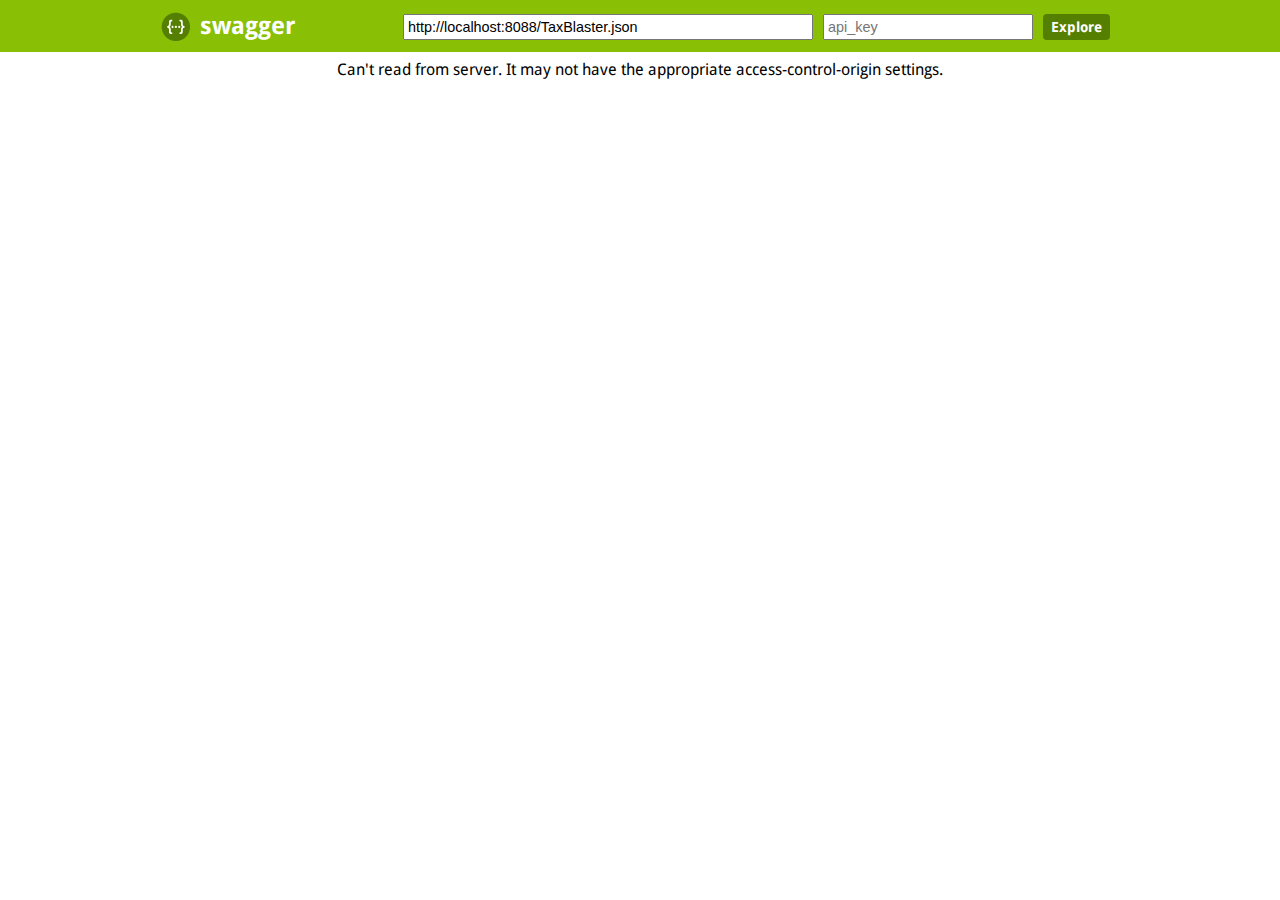
<file: edw/SwaggerUiContainer/src/main/resources/swagger-ui/index.html>
<!DOCTYPE html>
<html>
<head>
  <title>Swagger UI</title>
  <link href='css/typography.css' media='screen' rel='stylesheet' type='text/css'/>
  <link href='css/reset.css' media='screen' rel='stylesheet' type='text/css'/>
  <link href='css/screen.css' media='screen' rel='stylesheet' type='text/css'/>
  <link href='css/reset.css' media='print' rel='stylesheet' type='text/css'/>
  <link href='css/screen.css' media='print' rel='stylesheet' type='text/css'/>
  <script type="text/javascript" src="lib/shred.bundle.js"></script>
  <script src='lib/jquery-1.8.0.min.js' type='text/javascript'></script>
  <script src='lib/jquery.slideto.min.js' type='text/javascript'></script>
  <script src='lib/jquery.wiggle.min.js' type='text/javascript'></script>
  <script src='lib/jquery.ba-bbq.min.js' type='text/javascript'></script>
  <script src='lib/handlebars-2.0.0.js' type='text/javascript'></script>
  <script src='lib/underscore-min.js' type='text/javascript'></script>
  <script src='lib/backbone-min.js' type='text/javascript'></script>
  <script src='lib/swagger-client.js' type='text/javascript'></script>
  <script src='swagger-ui.js' type='text/javascript'></script>
  <script src='lib/highlight.7.3.pack.js' type='text/javascript'></script>
  <script src='lib/marked.js' type='text/javascript'></script>

  <!-- enabling this will enable oauth2 implicit scope support -->
  <script src='lib/swagger-oauth.js' type='text/javascript'></script>
  <script type="text/javascript">
    $(function () {
      var url = window.location.search.match(/url=([^&]+)/);
      if (url && url.length > 1) {
        url = decodeURIComponent(url[1]);
         //     url = "http://localhost:56060/taxFilings";
            } else {
        url = "http://localhost:8088/TaxBlaster.json";
      }
      window.swaggerUi = new SwaggerUi({
        url: url,
        dom_id: "swagger-ui-container",
        supportedSubmitMethods: ['get', 'post', 'put', 'delete', 'patch'],
        onComplete: function(swaggerApi, swaggerUi){
          if(typeof initOAuth == "function") {
            /*
            initOAuth({
              clientId: "your-client-id",
              realm: "your-realms",
              appName: "your-app-name"
            });
            */
          }
          $('pre code').each(function(i, e) {
            hljs.highlightBlock(e)
          });
        },
        onFailure: function(data) {
          log("Unable to Load SwaggerUI");
        },
        docExpansion: "none",
        sorter : "alpha"
      });

      function addApiKeyAuthorization() {
        var key = $('#input_apiKey')[0].value;
        log("key: " + key);
        if(key && key.trim() != "") {
            log("added key " + key);
            window.authorizations.add("api_key", new ApiKeyAuthorization("api_key", key, "query"));
        }
      }

      $('#input_apiKey').change(function() {
        addApiKeyAuthorization();
      });

      // if you have an apiKey you would like to pre-populate on the page for demonstration purposes...
      /*
        var apiKey = "myApiKeyXXXX123456789";
        $('#input_apiKey').val(apiKey);
        addApiKeyAuthorization();
      */

      window.swaggerUi.load();
  });
  </script>
</head>

<body class="swagger-section">
<div id='header'>
  <div class="swagger-ui-wrap">
    <a id="logo" href="http://swagger.io">swagger</a>
    <form id='api_selector'>
      <div class='input'><input placeholder="http://example.com/api" id="input_baseUrl" name="baseUrl" type="text"/></div>
      <div class='input'><input placeholder="api_key" id="input_apiKey" name="apiKey" type="text"/></div>
      <div class='input'><a id="explore" href="#">Explore</a></div>
    </form>
  </div>
</div>

<div id="message-bar" class="swagger-ui-wrap">&nbsp;</div>
<div id="swagger-ui-container" class="swagger-ui-wrap"></div>
</body>
</html>
</file>
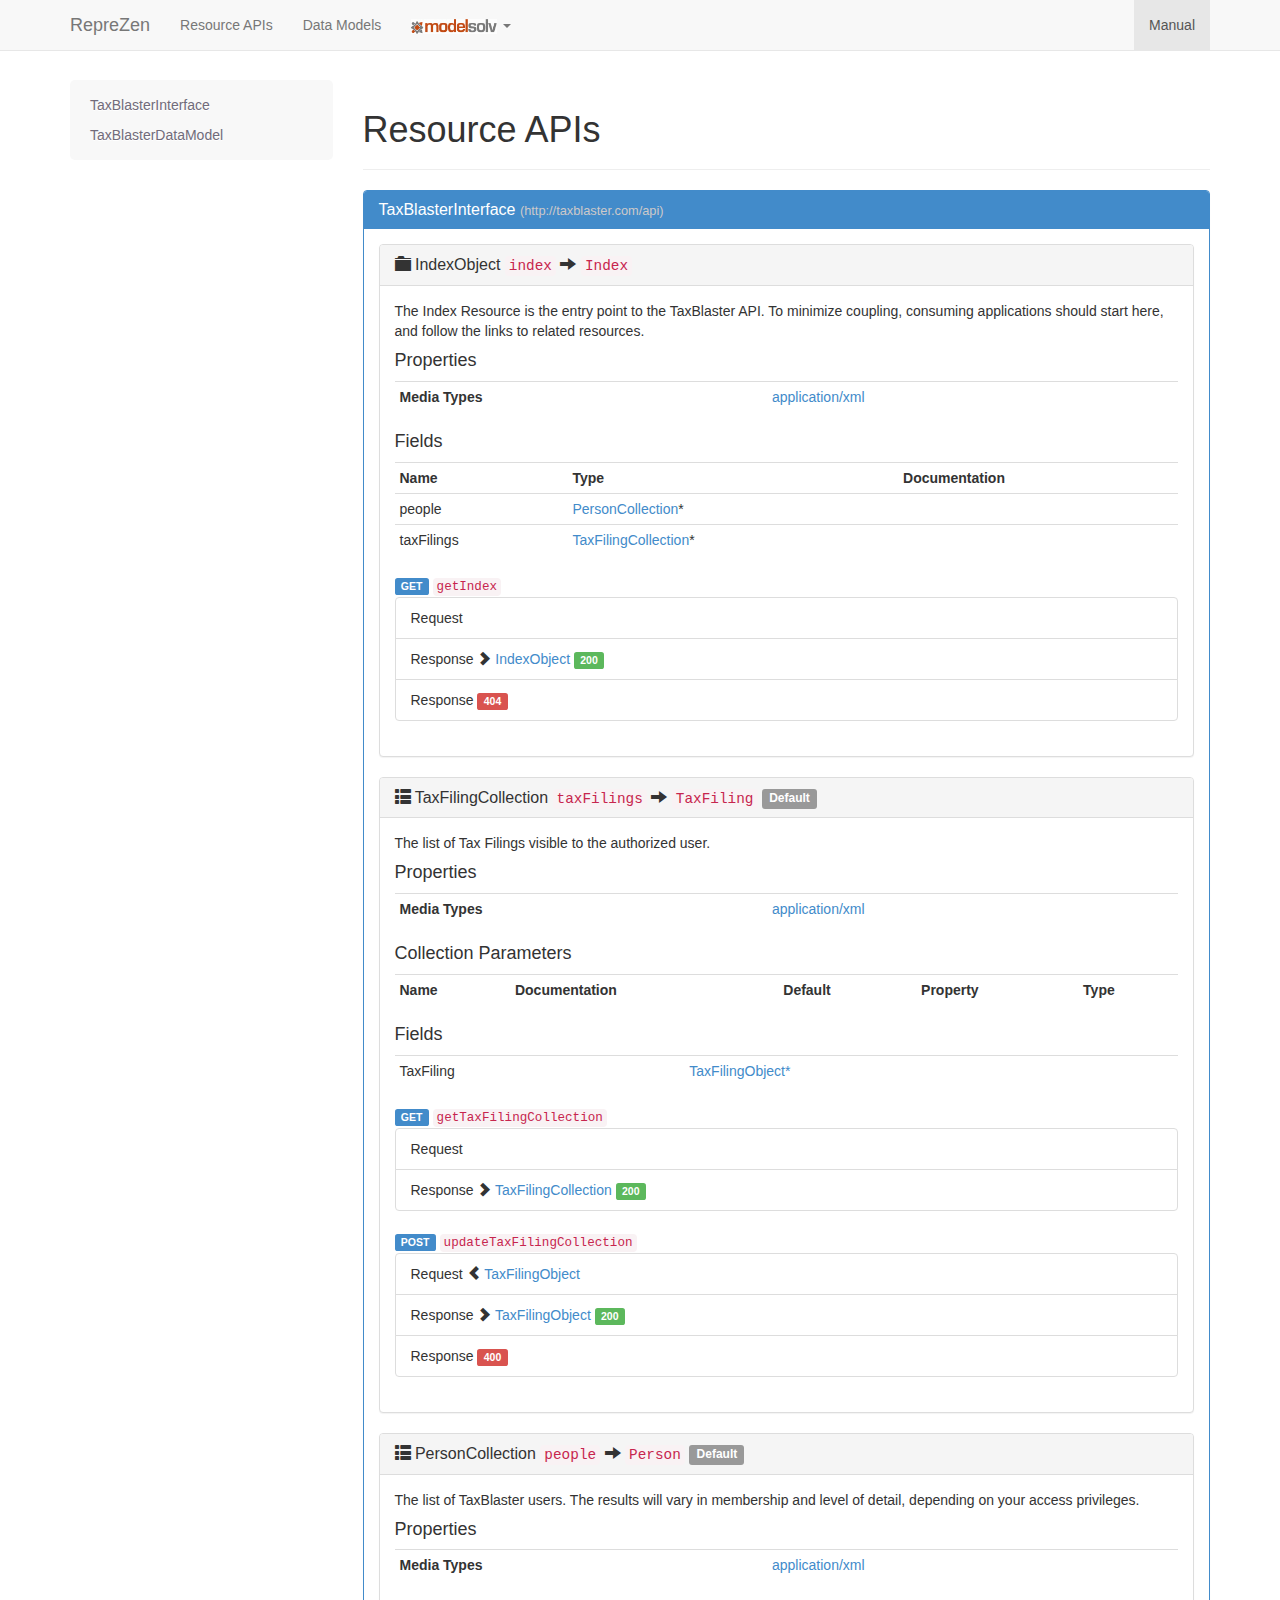
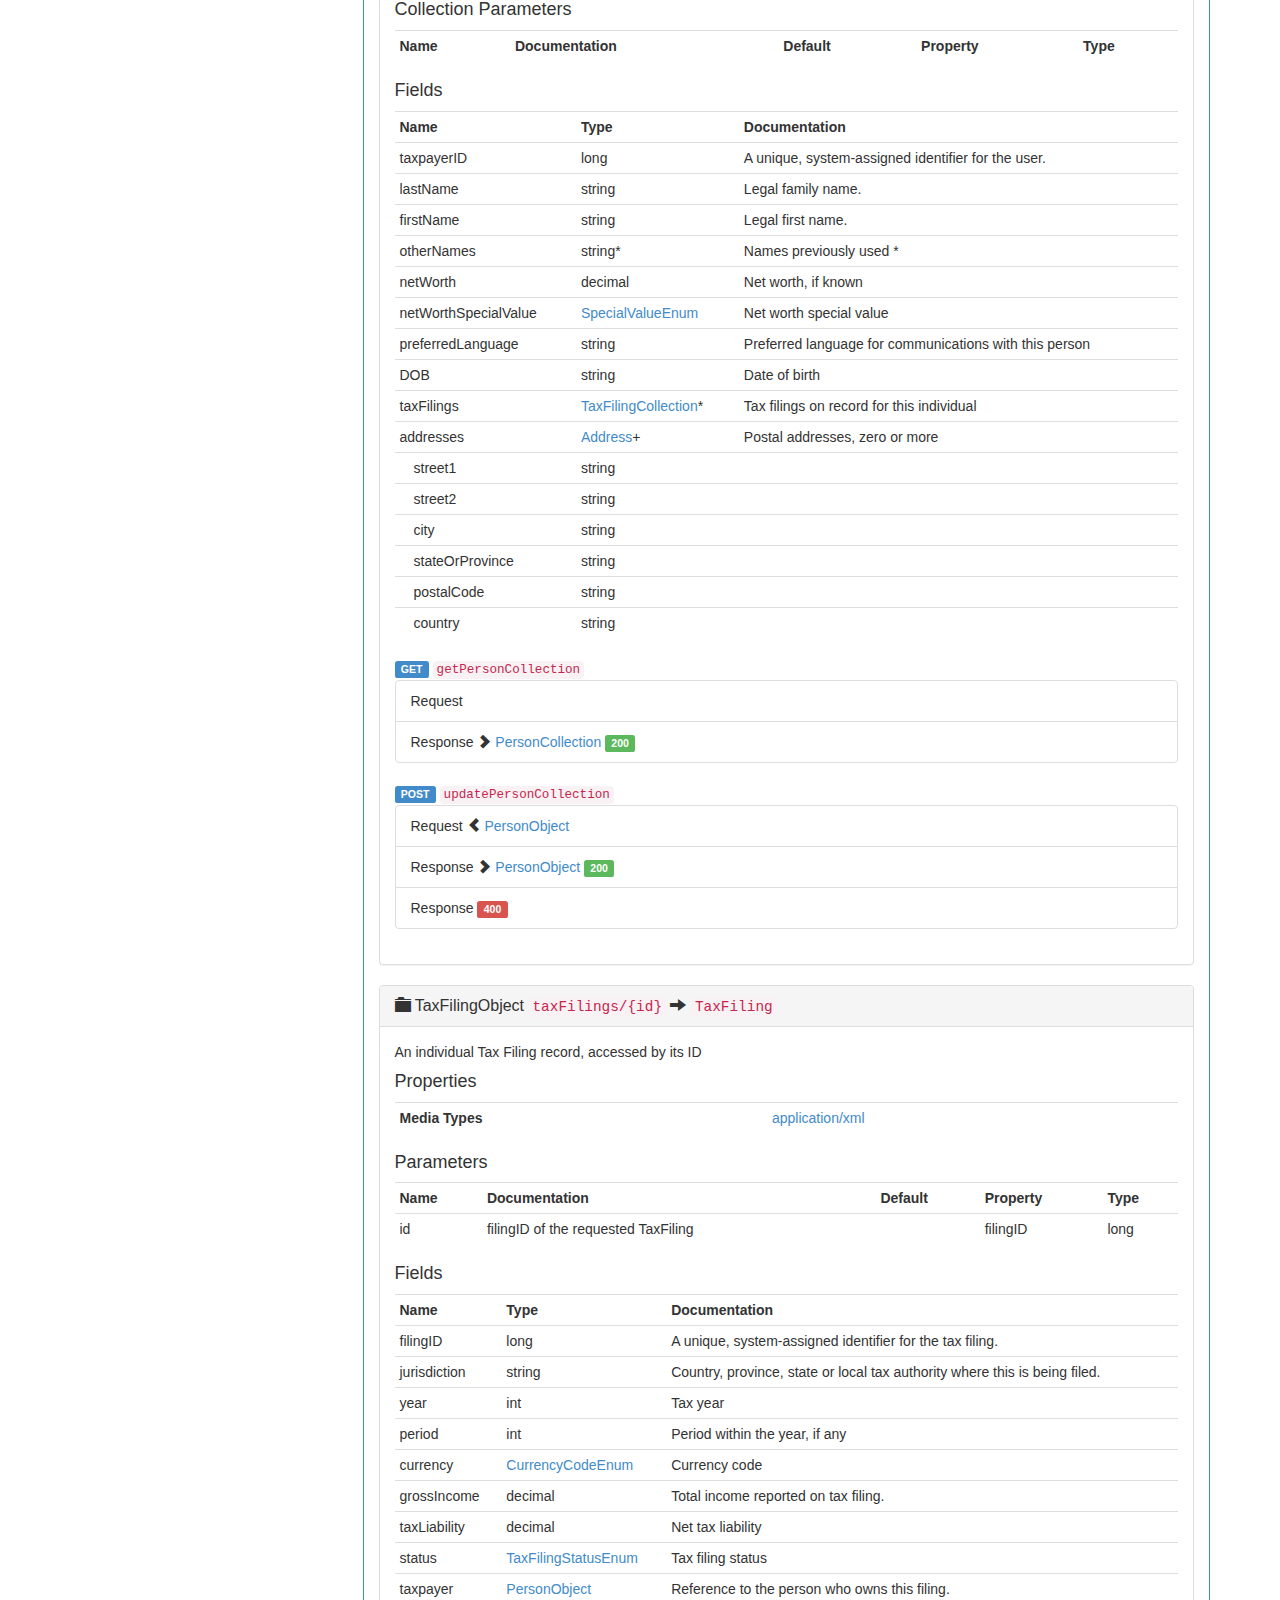
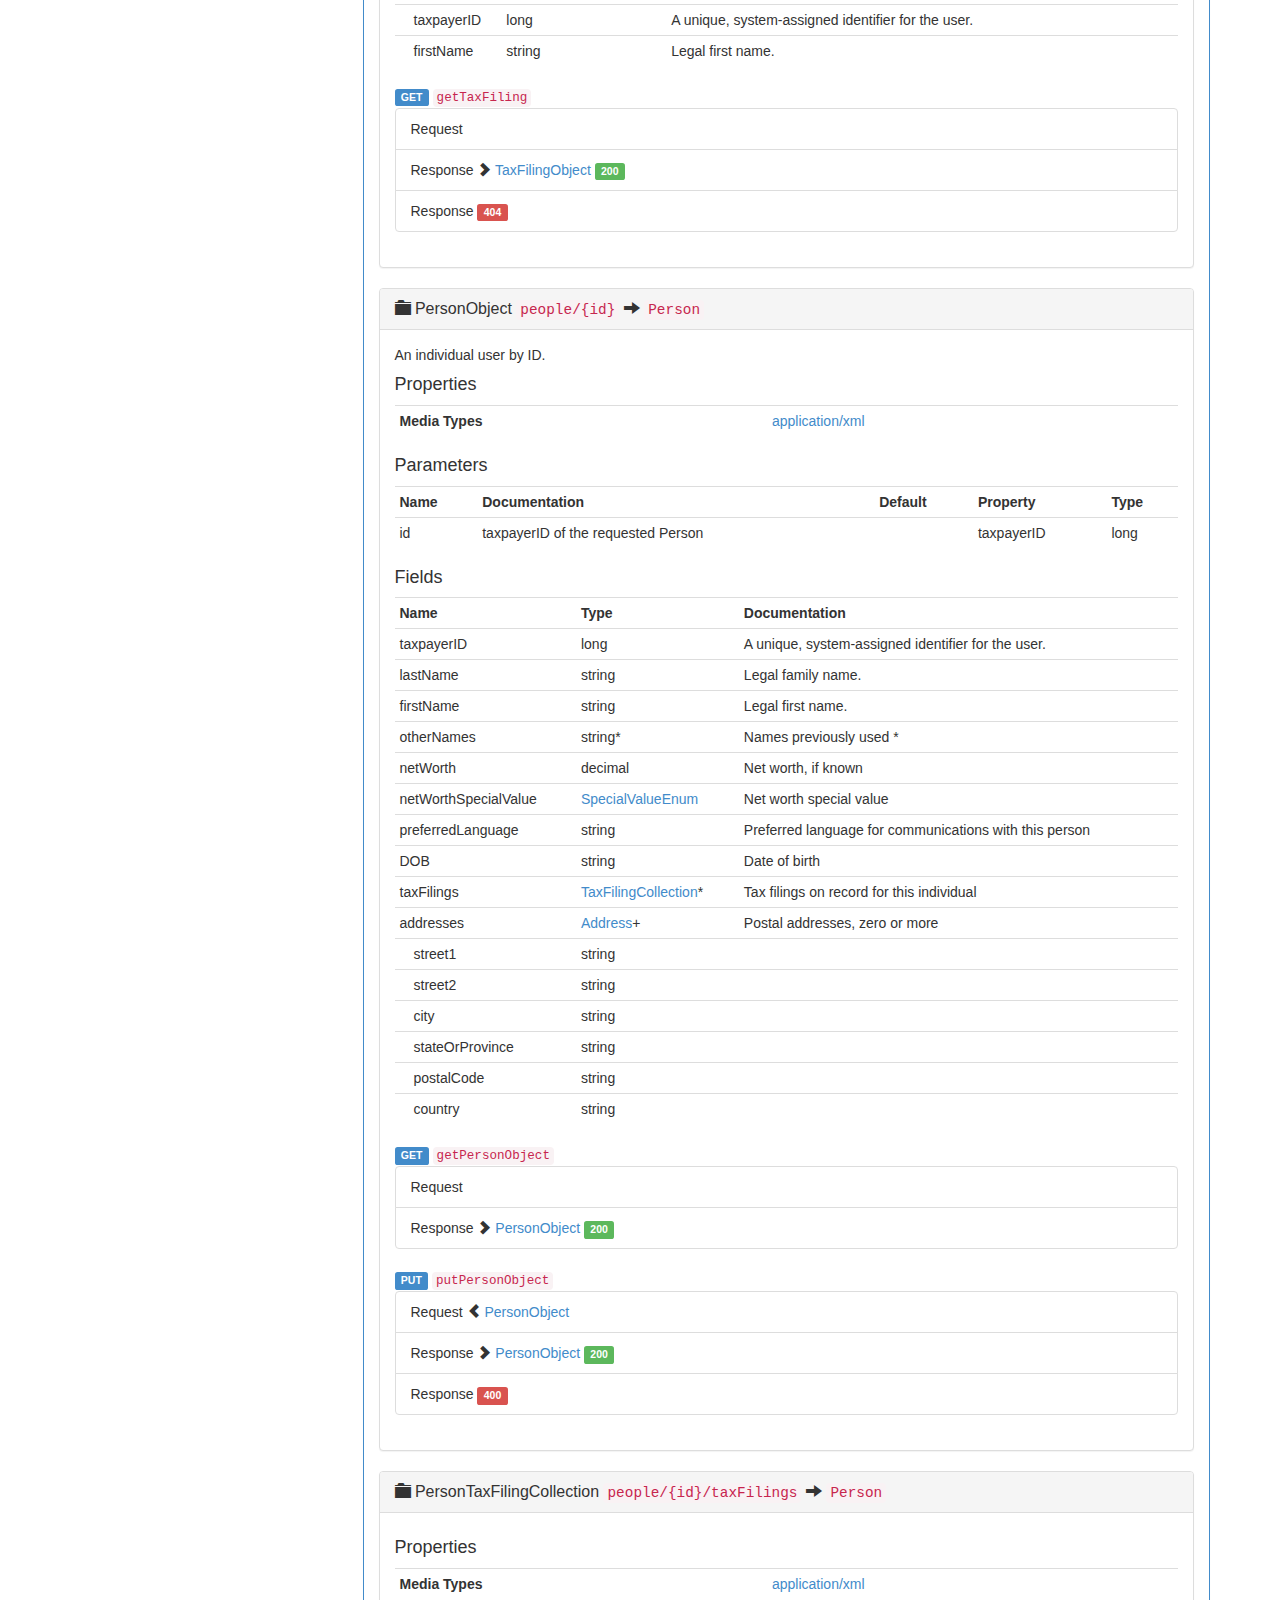
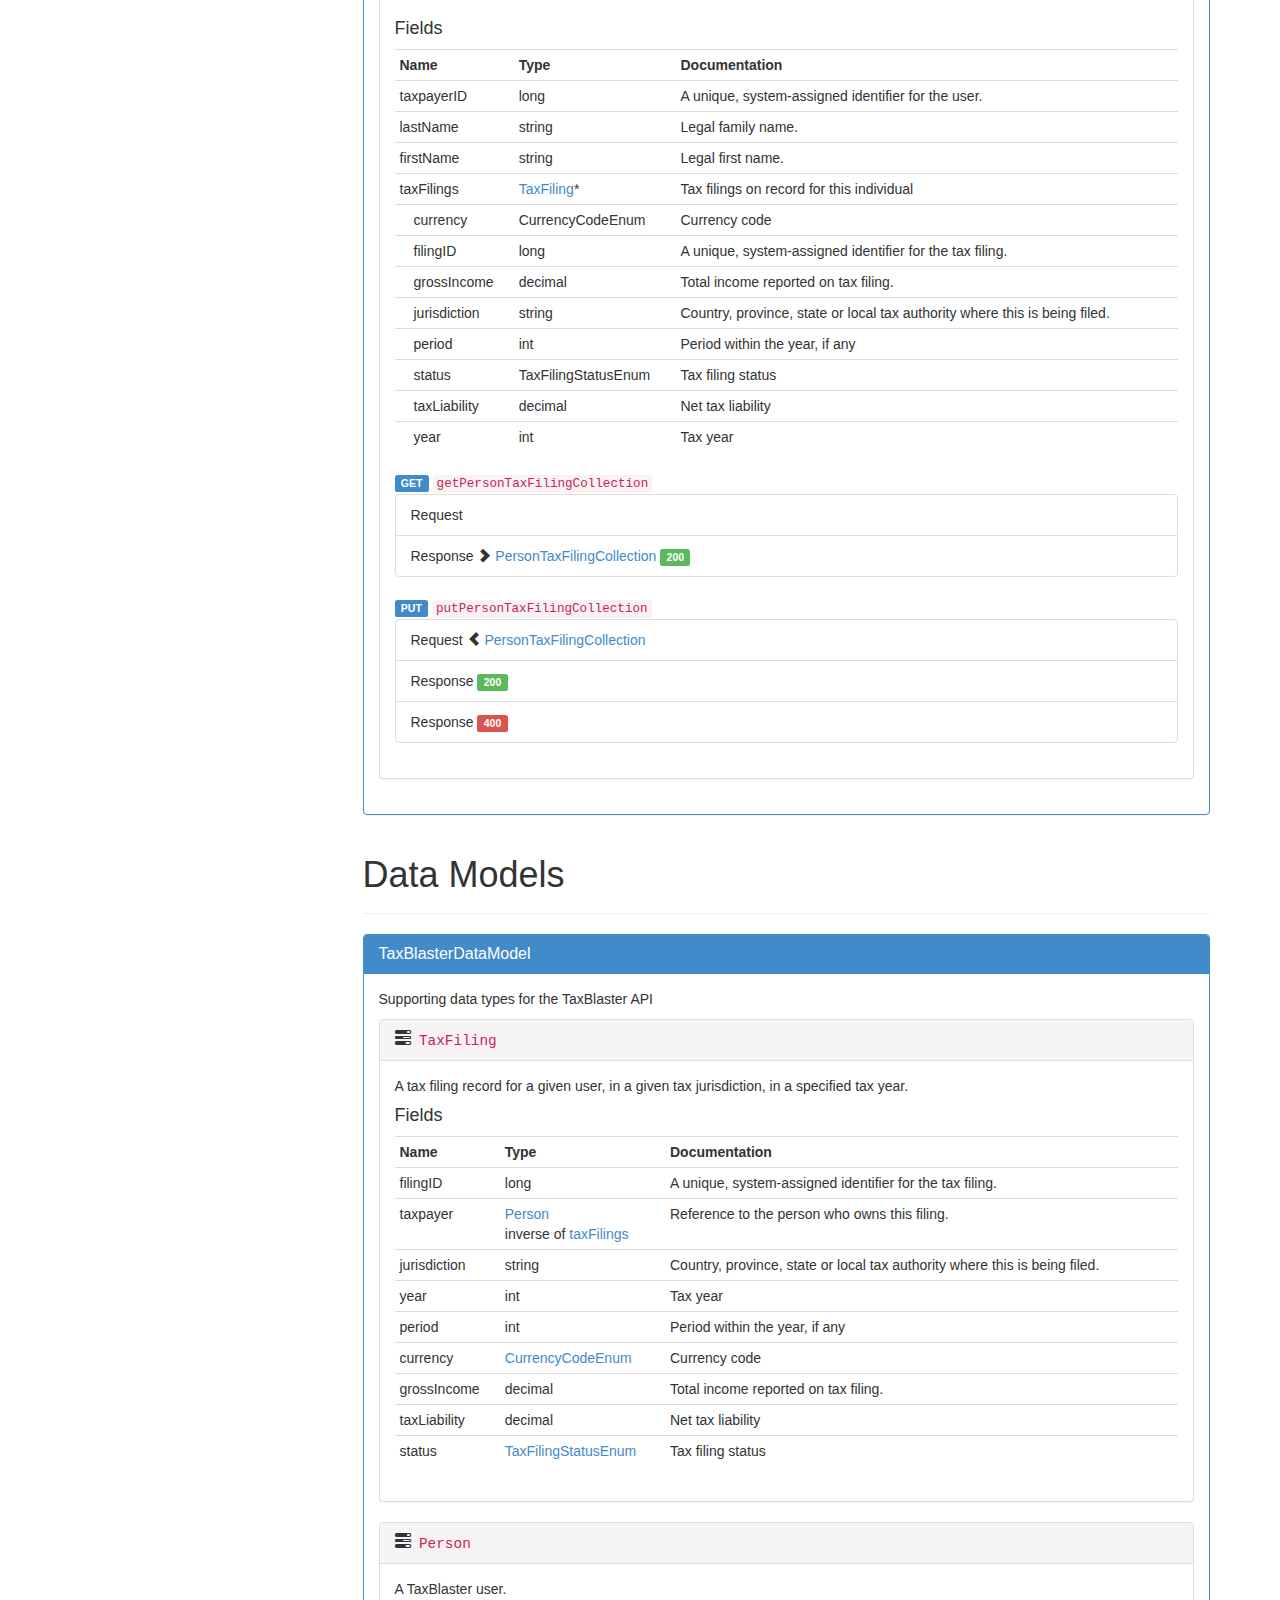
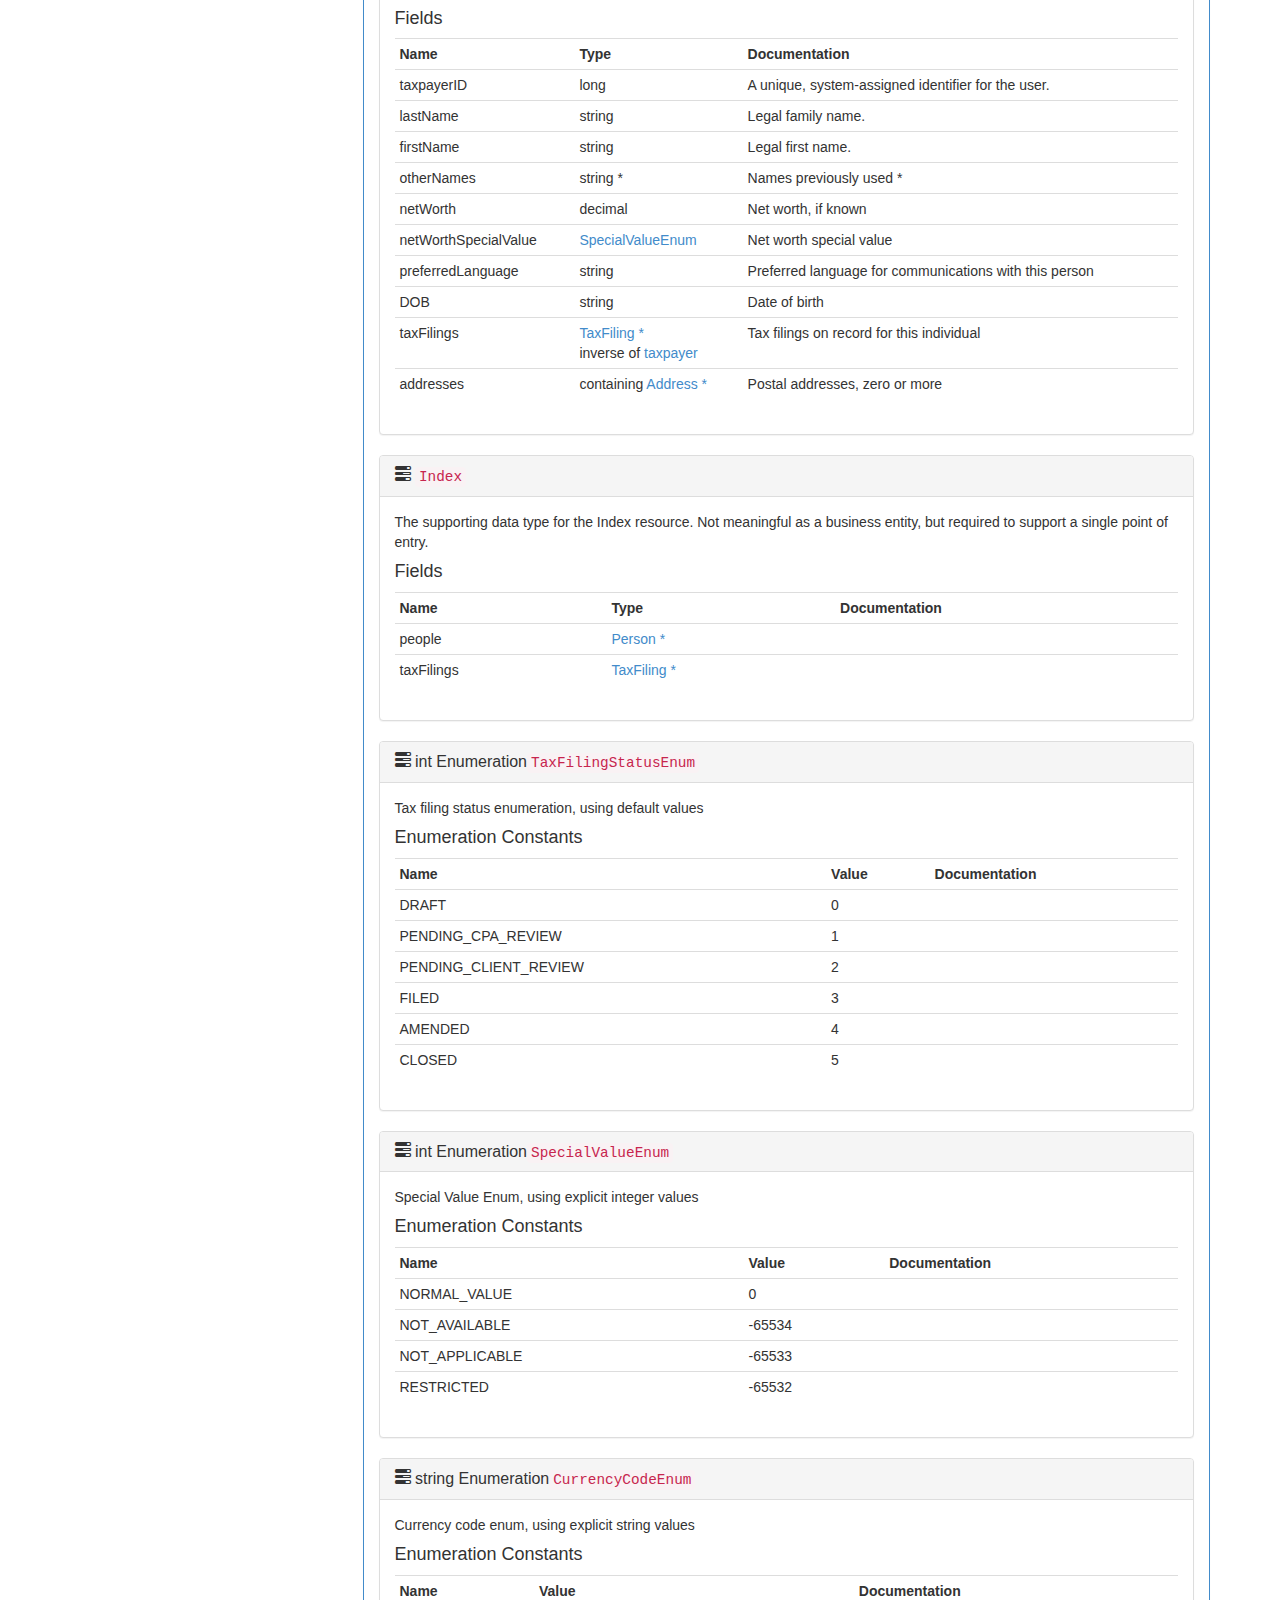
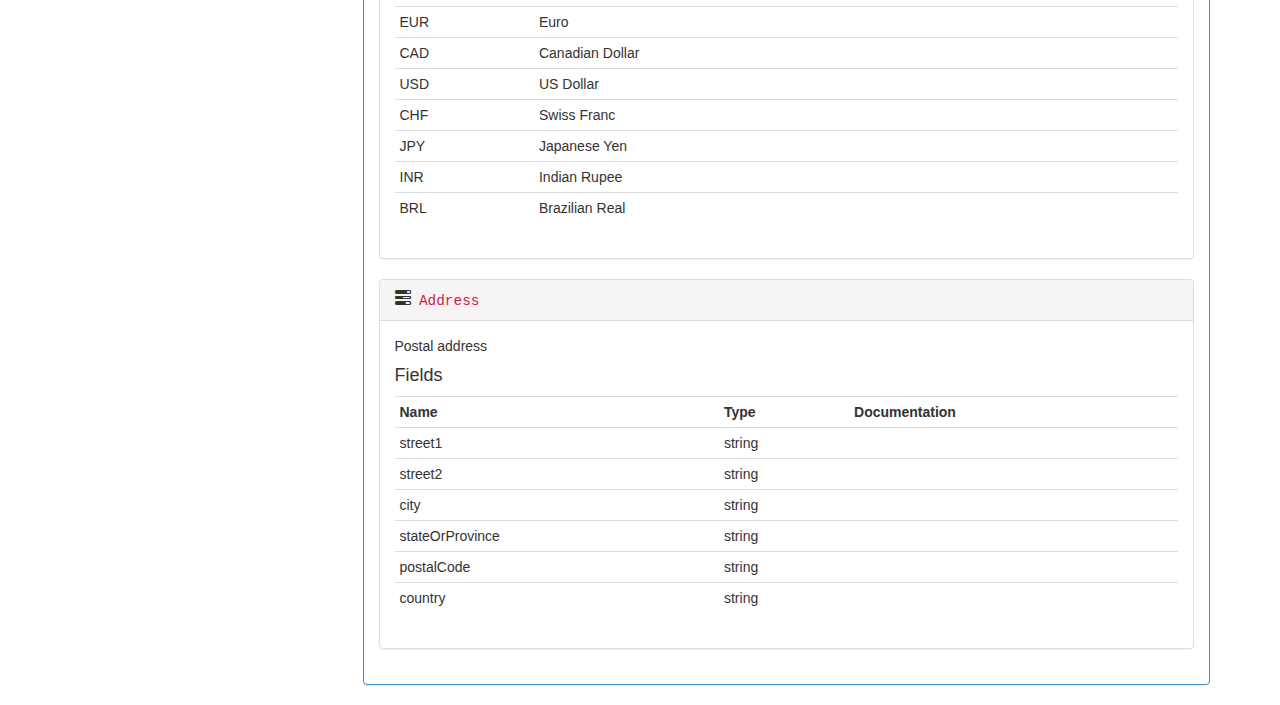
<file: doc/TaxBlaster_doc.html>
<!DOCTYPE html>
<html lang="en">
  <head>
    <meta charset="utf-8">
    <meta http-equiv="X-UA-Compatible" content="IE=edge">
    <meta name="viewport" content="width=device-width, initial-scale=1.0">
    <meta name="description" content="">
    <meta name="author" content="">
    <link rel="shortcut icon" href="docs-assets/ico/favicon.png">

    <title>TaxBlaster Documentation</title>

    <!-- Bootstrap core CSS -->
    <link href="bootstrap/css/bootstrap.css" rel="stylesheet">
    <link href="bootstrap/css/bootstrap-reprezen.css" rel="stylesheet">
    

    <!-- Custom styles for this template -->
    <link href="bootstrap/css/navbar-fixed-top.css" rel="stylesheet">

    <!-- Just for debugging purposes. Don't actually copy this line! -->
    <!--[if lt IE 9]><script src="docs-assets/js/ie8-responsive-file-warning.js"></script><![endif]-->

    <!-- HTML5 shim and Respond.js IE8 support of HTML5 elements and media queries -->
    <!--[if lt IE 9]>
      <script src="https://oss.maxcdn.com/libs/html5shiv/3.7.0/html5shiv.js"></script>
      <script src="https://oss.maxcdn.com/libs/respond.js/1.3.0/respond.min.js"></script>
    <![endif]-->
  </head>

  <body data-spy="scroll" data-target="#nav-left">
    <!-- Fixed navbar -->
    <div class="navbar navbar-default navbar-fixed-top" role="navigation">
      <div class="container">
        <div class="navbar-header">
          <button type="button" class="navbar-toggle" data-toggle="collapse" data-target=".navbar-collapse">
            <span class="sr-only">Toggle navigation</span>
            <span class="icon-bar"></span>
            <span class="icon-bar"></span>
            <span class="icon-bar"></span>
          </button>
          <a class="navbar-brand" href="#">RepreZen</a>
        </div>
        <div class="navbar-collapse collapse">
          <ul class="nav navbar-nav">
            <li><a href="#resourceAPIs">Resource APIs</a></li>
            <li><a href="#data-models">Data Models</a></li>
            <li class="dropdown">
              <a href="#" class="dropdown-toggle" data-toggle="dropdown"><img class="reprezen-logo" src="images/modelsolv-logo.gif" atl="ModelSolv" /> <b class="caret"></b></a>
              <ul class="dropdown-menu">
                <li><a href="http://www.modelsolv.com/" target="_blank">Website</a></li>
                <li><a href="http://www.modelsolv.com/reprezen/" target="_blank">RepreZen</a></li>
                <li><a href="mailto:info@modelsolv.com">Contact</a></li>
              </ul>
            </li>
          </ul>
          <ul class="nav navbar-nav navbar-right">
            <li class="active"><a href="#">Manual</a></li>
          </ul>
        </div><!--/.nav-collapse -->
      </div>
    </div>

    <div class="container">
      <div class="row">

        <!-- Dynamic Sidebar -->
        <div class="col-md-3">
          <div id="nav-left" class="reprezen-sidebar hidden-print affix">
            <ul class="nav bs-sidenav">
              <li>
                <a href="#resourceAPI-TaxBlasterInterface">TaxBlasterInterface</a>
                <ul class="nav">
                  <li>
                    <a href="#resourceType-IndexObject">IndexObject</a>
                  </li>
                  <li>
                    <a href="#resourceType-TaxFilingCollection">TaxFilingCollection</a>
                  </li>
                  <li>
                    <a href="#resourceType-PersonCollection">PersonCollection</a>
                  </li>
                  <li>
                    <a href="#resourceType-TaxFilingObject">TaxFilingObject</a>
                  </li>
                  <li>
                    <a href="#resourceType-PersonObject">PersonObject</a>
                  </li>
                  <li>
                    <a href="#resourceType-PersonTaxFilingCollection">PersonTaxFilingCollection</a>
                  </li>
                </ul>
              </li>
              <li>
                <a href="#dataModel-TaxBlasterDataModel">TaxBlasterDataModel</a>
                <ul class="nav">
                  <li>
                    <a href="#refProp-TaxFiling">TaxFiling</a>
                  </li>
                  <li>
                    <a href="#refProp-Person">Person</a>
                  </li>
                  <li>
                    <a href="#refProp-Index">Index</a>
                  </li>
                  <li>
                    <a href="#refProp-TaxFilingStatusEnum">TaxFilingStatusEnum</a>
                  </li>
                  <li>
                    <a href="#refProp-SpecialValueEnum">SpecialValueEnum</a>
                  </li>
                  <li>
                    <a href="#refProp-CurrencyCodeEnum">CurrencyCodeEnum</a>
                  </li>
                  <li>
                    <a href="#refProp-Address">Address</a>
                  </li>
                </ul>
              </li>
            </ul>
          </div>
        </div>

        <div class="col-md-9">
          <a id="resourceAPIs"></a>
          <div class="page-header">
            <h1>Resource APIs</h1>
          </div>
          <a class="anchor" id="resourceAPI-TaxBlasterInterface"></a>
          <div class="panel panel-primary" >
            <div class="panel-heading">
              <h3 class="panel-title">TaxBlasterInterface <small>(http://taxblaster.com/api)</small></h3>
            </div>
            <div class="panel-body restful-interface">
              <a class="anchor" id="resourceType-IndexObject"></a>
              <div class="panel panel-default">
                <div class="panel-heading">
                  <h3 class="panel-title">
                    <span class="glyphicon glyphicon-folder-close"></span>
                    IndexObject <code>index</code> 
                    <span class="glyphicon glyphicon-arrow-right"></span> <code>Index</code>
                  </h3>
                </div>
                <div class="panel-body object-resource">
                <p>The Index Resource is the entry point to the TaxBlaster API. To minimize coupling, consuming applications should start here, and follow the links to related resources. </p>
                <h4>Properties</h4>
                <table class="table table-condensed">
                <tr>
                  <th>Media Types</th>
                  <td>
                  <a target="_blank" href="http://www.rfc-editor.org/rfc/rfc3023.txt">application/xml</a>
                  </td>
                </tr>
                </table>
              
              
                <h4>Fields</h4>
                <table class="table table-condensed">
                    <tr>
                        <th>Name</th>
                        <th>Type</th>
                        <th>Documentation</th>
                    </tr>
                
                <tr>
                <td style="text-indent: 0em;">
                   people
                    </td>
                 <td>
                <a href="#resourceType-PersonCollection">PersonCollection</a>*
                </td>
                <td></td>
                </tr>
                <tr>
                <td style="text-indent: 0em;">
                   taxFilings
                    </td>
                 <td>
                <a href="#resourceType-TaxFilingCollection">TaxFilingCollection</a>*
                </td>
                <td></td>
                </tr>
                </table>
              
                <a class="anchor" id="method-IndexObject-GET-getIndex-0"></a>
                <span class="label label-primary resource-method">GET</span>
                <code>getIndex</code>
                <ul class="list-group">
                <li class="list-group-item">
                Request
                </li>
                <li class="list-group-item">
                Response
                <span class="glyphicon glyphicon-chevron-right"></span>
                <a href="#resourceType-IndexObject">IndexObject</a>
                <span class="label label-success">200</span>
                </li>
                <li class="list-group-item">
                Response
                <span class="label label-danger">404</span>
                </li>
                </ul>
                </div>
              </div>
              <a class="anchor" id="resourceType-TaxFilingCollection"></a>
              <div class="panel panel-default">
                <div class="panel-heading">
                  <h3 class="panel-title">
                    <span class="glyphicon glyphicon-th-list"></span>
                    TaxFilingCollection <code>taxFilings</code> 
                    <span class="glyphicon glyphicon-arrow-right"></span> <code>TaxFiling</code>
                    <span class="label label-default">Default</span>
                  </h3>
                </div>
                <div class="panel-body object-resource">
                <p>The list of Tax Filings visible to the authorized user. </p>
                <h4>Properties</h4>
                <table class="table table-condensed">
                <tr>
                  <th>Media Types</th>
                  <td>
                  <a target="_blank" href="http://www.rfc-editor.org/rfc/rfc3023.txt">application/xml</a>
                  </td>
                </tr>
                </table>
              
              
                <h4>Collection Parameters</h4>
                <table class="table table-condensed">
                    <tr>
                      <th>Name</th>
                      <th>Documentation</th>
                      <th>Default</th>
                      <th>Property</th>
                      <th>Type</th>
                    </tr>
                </table>
                <h4>Fields</h4>
                <table class="table table-condensed">
                   <tr>
                     <td>TaxFiling</td>
                     <td>
                       <a href="#resourceType-TaxFilingObject">TaxFilingObject*</a>
                     </td>
                   </tr>
                </table>
              
                <a class="anchor" id="method-TaxFilingCollection-GET-getTaxFilingCollection-0"></a>
                <span class="label label-primary resource-method">GET</span>
                <code>getTaxFilingCollection</code>
                <ul class="list-group">
                <li class="list-group-item">
                Request
                </li>
                <li class="list-group-item">
                Response
                <span class="glyphicon glyphicon-chevron-right"></span>
                <a href="#resourceType-TaxFilingCollection">TaxFilingCollection</a>
                <span class="label label-success">200</span>
                </li>
                </ul>
                <a class="anchor" id="method-TaxFilingCollection-POST-updateTaxFilingCollection-1"></a>
                <span class="label label-primary resource-method">POST</span>
                <code>updateTaxFilingCollection</code>
                <ul class="list-group">
                <li class="list-group-item">
                Request
                <span class="glyphicon glyphicon-chevron-left"></span>
                <a href="#resourceType-TaxFilingObject">TaxFilingObject</a>
                </li>
                <li class="list-group-item">
                Response
                <span class="glyphicon glyphicon-chevron-right"></span>
                <a href="#resourceType-TaxFilingObject">TaxFilingObject</a>
                <span class="label label-success">200</span>
                </li>
                <li class="list-group-item">
                Response
                <span class="label label-danger">400</span>
                </li>
                </ul>
                </div>
              </div>
              <a class="anchor" id="resourceType-PersonCollection"></a>
              <div class="panel panel-default">
                <div class="panel-heading">
                  <h3 class="panel-title">
                    <span class="glyphicon glyphicon-th-list"></span>
                    PersonCollection <code>people</code> 
                    <span class="glyphicon glyphicon-arrow-right"></span> <code>Person</code>
                    <span class="label label-default">Default</span>
                  </h3>
                </div>
                <div class="panel-body object-resource">
                <p>The list of TaxBlaster users. The results will vary in membership and level of detail, depending on your access privileges. </p>
                <h4>Properties</h4>
                <table class="table table-condensed">
                <tr>
                  <th>Media Types</th>
                  <td>
                  <a target="_blank" href="http://www.rfc-editor.org/rfc/rfc3023.txt">application/xml</a>
                  </td>
                </tr>
                </table>
              
              
                <h4>Collection Parameters</h4>
                <table class="table table-condensed">
                    <tr>
                      <th>Name</th>
                      <th>Documentation</th>
                      <th>Default</th>
                      <th>Property</th>
                      <th>Type</th>
                    </tr>
                </table>
                <h4>Fields</h4>
                <table class="table table-condensed">
                    <tr>
                        <th>Name</th>
                        <th>Type</th>
                        <th>Documentation</th>
                    </tr>
                
                <tr>
                    <td>taxpayerID</td>
                    <td>
                    long
                    </td>
                    <td>A unique, system-assigned identifier for the user. </td>
                </tr>
                <tr>
                    <td>lastName</td>
                    <td>
                    string
                    </td>
                    <td>Legal family name. </td>
                </tr>
                <tr>
                    <td>firstName</td>
                    <td>
                    string
                    </td>
                    <td>Legal first name. </td>
                </tr>
                <tr>
                    <td>otherNames</td>
                    <td>
                    string*
                    </td>
                    <td>Names previously used *</td>
                </tr>
                <tr>
                    <td>netWorth</td>
                    <td>
                    decimal
                    </td>
                    <td>Net worth, if known </td>
                </tr>
                <tr>
                    <td>netWorthSpecialValue</td>
                    <td>
                    <a href="#refProp-SpecialValueEnum">SpecialValueEnum
                    </a>
                    </td>
                    <td>Net worth special value </td>
                </tr>
                <tr>
                    <td>preferredLanguage</td>
                    <td>
                    string
                    </td>
                    <td>Preferred language for communications with this person </td>
                </tr>
                <tr>
                    <td>DOB</td>
                    <td>
                    string
                    </td>
                    <td>Date of birth </td>
                </tr>
                <tr>
                <td style="text-indent: 0em;">
                   taxFilings
                    </td>
                 <td>
                <a href="#resourceType-TaxFilingCollection">TaxFilingCollection</a>*
                </td>
                <td>Tax filings on record for this individual </td>
                </tr>
                <tr>
                    <td style="text-indent: 0em;">
                	               addresses
                    </td>
                    <td>
                    <a href="#refProp-Address">Address</a>+
                    </td>
                <td>Postal addresses, zero or more </td>
                </tr>
                <tr>
                    <td style="text-indent: 1em;">street1</td>
                    <td>
                    string
                    </td>
                    <td></td>
                </tr>
                <tr>
                    <td style="text-indent: 1em;">street2</td>
                    <td>
                    string
                    </td>
                    <td></td>
                </tr>
                <tr>
                    <td style="text-indent: 1em;">city</td>
                    <td>
                    string
                    </td>
                    <td></td>
                </tr>
                <tr>
                    <td style="text-indent: 1em;">stateOrProvince</td>
                    <td>
                    string
                    </td>
                    <td></td>
                </tr>
                <tr>
                    <td style="text-indent: 1em;">postalCode</td>
                    <td>
                    string
                    </td>
                    <td></td>
                </tr>
                <tr>
                    <td style="text-indent: 1em;">country</td>
                    <td>
                    string
                    </td>
                    <td></td>
                </tr>
                </table>
              
                <a class="anchor" id="method-PersonCollection-GET-getPersonCollection-0"></a>
                <span class="label label-primary resource-method">GET</span>
                <code>getPersonCollection</code>
                <ul class="list-group">
                <li class="list-group-item">
                Request
                </li>
                <li class="list-group-item">
                Response
                <span class="glyphicon glyphicon-chevron-right"></span>
                <a href="#resourceType-PersonCollection">PersonCollection</a>
                <span class="label label-success">200</span>
                </li>
                </ul>
                <a class="anchor" id="method-PersonCollection-POST-updatePersonCollection-1"></a>
                <span class="label label-primary resource-method">POST</span>
                <code>updatePersonCollection</code>
                <ul class="list-group">
                <li class="list-group-item">
                Request
                <span class="glyphicon glyphicon-chevron-left"></span>
                <a href="#resourceType-PersonObject">PersonObject</a>
                </li>
                <li class="list-group-item">
                Response
                <span class="glyphicon glyphicon-chevron-right"></span>
                <a href="#resourceType-PersonObject">PersonObject</a>
                <span class="label label-success">200</span>
                </li>
                <li class="list-group-item">
                Response
                <span class="label label-danger">400</span>
                </li>
                </ul>
                </div>
              </div>
              <a class="anchor" id="resourceType-TaxFilingObject"></a>
              <div class="panel panel-default">
                <div class="panel-heading">
                  <h3 class="panel-title">
                    <span class="glyphicon glyphicon-folder-close"></span>
                    TaxFilingObject <code>taxFilings/{id}</code> 
                    <span class="glyphicon glyphicon-arrow-right"></span> <code>TaxFiling</code>
                  </h3>
                </div>
                <div class="panel-body object-resource">
                <p>An individual Tax Filing record, accessed by its ID </p>
                <h4>Properties</h4>
                <table class="table table-condensed">
                <tr>
                  <th>Media Types</th>
                  <td>
                  <a target="_blank" href="http://www.rfc-editor.org/rfc/rfc3023.txt">application/xml</a>
                  </td>
                </tr>
                </table>
              
                <h4>Parameters</h4>
                <table class="table table-condensed">
                    <tr>
                      <th>Name</th>
                      <th>Documentation</th>
                      <th>Default</th>
                      <th>Property</th>
                      <th>Type</th>
                    </tr>
                    <tr>
                      <td>
                        id
                      </td>
                      <td>filingID of the requested TaxFiling </td>
                      <td></td>
                      <td>filingID</td>
                      <td>long</td>
                    </tr>
                </table>
              
                <h4>Fields</h4>
                <table class="table table-condensed">
                    <tr>
                        <th>Name</th>
                        <th>Type</th>
                        <th>Documentation</th>
                    </tr>
                
                <tr>
                    <td>filingID</td>
                    <td>
                    long
                    </td>
                    <td>A unique, system-assigned identifier for the tax filing. </td>
                </tr>
                <tr>
                    <td>jurisdiction</td>
                    <td>
                    string
                    </td>
                    <td>Country, province, state or local tax authority
                    where this is being filed. </td>
                </tr>
                <tr>
                    <td>year</td>
                    <td>
                    int
                    </td>
                    <td>Tax year </td>
                </tr>
                <tr>
                    <td>period</td>
                    <td>
                    int
                    </td>
                    <td>Period within the year, if any </td>
                </tr>
                <tr>
                    <td>currency</td>
                    <td>
                    <a href="#refProp-CurrencyCodeEnum">CurrencyCodeEnum
                    </a>
                    </td>
                    <td>Currency code </td>
                </tr>
                <tr>
                    <td>grossIncome</td>
                    <td>
                    decimal
                    </td>
                    <td>Total income reported on tax filing. </td>
                </tr>
                <tr>
                    <td>taxLiability</td>
                    <td>
                    decimal
                    </td>
                    <td>Net tax liability </td>
                </tr>
                <tr>
                    <td>status</td>
                    <td>
                    <a href="#refProp-TaxFilingStatusEnum">TaxFilingStatusEnum
                    </a>
                    </td>
                    <td>Tax filing status </td>
                </tr>
                <tr>
                <td style="text-indent: 0em;">
                   taxpayer
                    </td>
                 <td>
                <a href="#resourceType-PersonObject">PersonObject</a>
                </td>
                <td>Reference to the person who owns this filing. </td>
                </tr>
                <tr>
                    <td style="text-indent: 1em;">taxpayerID</td>
                    <td>
                    long
                    </td>
                    <td>A unique, system-assigned identifier for the user. </td>
                </tr>
                <tr>
                    <td style="text-indent: 1em;">firstName</td>
                    <td>
                    string
                    </td>
                    <td>Legal first name. </td>
                </tr>
                </table>
              
                <a class="anchor" id="method-TaxFilingObject-GET-getTaxFiling-0"></a>
                <span class="label label-primary resource-method">GET</span>
                <code>getTaxFiling</code>
                <ul class="list-group">
                <li class="list-group-item">
                Request
                </li>
                <li class="list-group-item">
                Response
                <span class="glyphicon glyphicon-chevron-right"></span>
                <a href="#resourceType-TaxFilingObject">TaxFilingObject</a>
                <span class="label label-success">200</span>
                </li>
                <li class="list-group-item">
                Response
                <span class="label label-danger">404</span>
                </li>
                </ul>
                </div>
              </div>
              <a class="anchor" id="resourceType-PersonObject"></a>
              <div class="panel panel-default">
                <div class="panel-heading">
                  <h3 class="panel-title">
                    <span class="glyphicon glyphicon-folder-close"></span>
                    PersonObject <code>people/{id}</code> 
                    <span class="glyphicon glyphicon-arrow-right"></span> <code>Person</code>
                  </h3>
                </div>
                <div class="panel-body object-resource">
                <p>An individual user by ID. </p>
                <h4>Properties</h4>
                <table class="table table-condensed">
                <tr>
                  <th>Media Types</th>
                  <td>
                  <a target="_blank" href="http://www.rfc-editor.org/rfc/rfc3023.txt">application/xml</a>
                  </td>
                </tr>
                </table>
              
                <h4>Parameters</h4>
                <table class="table table-condensed">
                    <tr>
                      <th>Name</th>
                      <th>Documentation</th>
                      <th>Default</th>
                      <th>Property</th>
                      <th>Type</th>
                    </tr>
                    <tr>
                      <td>
                        id
                      </td>
                      <td>taxpayerID of the requested Person </td>
                      <td></td>
                      <td>taxpayerID</td>
                      <td>long</td>
                    </tr>
                </table>
              
                <h4>Fields</h4>
                <table class="table table-condensed">
                    <tr>
                        <th>Name</th>
                        <th>Type</th>
                        <th>Documentation</th>
                    </tr>
                
                <tr>
                    <td>taxpayerID</td>
                    <td>
                    long
                    </td>
                    <td>A unique, system-assigned identifier for the user. </td>
                </tr>
                <tr>
                    <td>lastName</td>
                    <td>
                    string
                    </td>
                    <td>Legal family name. </td>
                </tr>
                <tr>
                    <td>firstName</td>
                    <td>
                    string
                    </td>
                    <td>Legal first name. </td>
                </tr>
                <tr>
                    <td>otherNames</td>
                    <td>
                    string*
                    </td>
                    <td>Names previously used *</td>
                </tr>
                <tr>
                    <td>netWorth</td>
                    <td>
                    decimal
                    </td>
                    <td>Net worth, if known </td>
                </tr>
                <tr>
                    <td>netWorthSpecialValue</td>
                    <td>
                    <a href="#refProp-SpecialValueEnum">SpecialValueEnum
                    </a>
                    </td>
                    <td>Net worth special value </td>
                </tr>
                <tr>
                    <td>preferredLanguage</td>
                    <td>
                    string
                    </td>
                    <td>Preferred language for communications with this person </td>
                </tr>
                <tr>
                    <td>DOB</td>
                    <td>
                    string
                    </td>
                    <td>Date of birth </td>
                </tr>
                <tr>
                <td style="text-indent: 0em;">
                   taxFilings
                    </td>
                 <td>
                <a href="#resourceType-TaxFilingCollection">TaxFilingCollection</a>*
                </td>
                <td>Tax filings on record for this individual </td>
                </tr>
                <tr>
                    <td style="text-indent: 0em;">
                	               addresses
                    </td>
                    <td>
                    <a href="#refProp-Address">Address</a>+
                    </td>
                <td>Postal addresses, zero or more </td>
                </tr>
                <tr>
                    <td style="text-indent: 1em;">street1</td>
                    <td>
                    string
                    </td>
                    <td></td>
                </tr>
                <tr>
                    <td style="text-indent: 1em;">street2</td>
                    <td>
                    string
                    </td>
                    <td></td>
                </tr>
                <tr>
                    <td style="text-indent: 1em;">city</td>
                    <td>
                    string
                    </td>
                    <td></td>
                </tr>
                <tr>
                    <td style="text-indent: 1em;">stateOrProvince</td>
                    <td>
                    string
                    </td>
                    <td></td>
                </tr>
                <tr>
                    <td style="text-indent: 1em;">postalCode</td>
                    <td>
                    string
                    </td>
                    <td></td>
                </tr>
                <tr>
                    <td style="text-indent: 1em;">country</td>
                    <td>
                    string
                    </td>
                    <td></td>
                </tr>
                </table>
              
                <a class="anchor" id="method-PersonObject-GET-getPersonObject-0"></a>
                <span class="label label-primary resource-method">GET</span>
                <code>getPersonObject</code>
                <ul class="list-group">
                <li class="list-group-item">
                Request
                </li>
                <li class="list-group-item">
                Response
                <span class="glyphicon glyphicon-chevron-right"></span>
                <a href="#resourceType-PersonObject">PersonObject</a>
                <span class="label label-success">200</span>
                </li>
                </ul>
                <a class="anchor" id="method-PersonObject-PUT-putPersonObject-1"></a>
                <span class="label label-primary resource-method">PUT</span>
                <code>putPersonObject</code>
                <ul class="list-group">
                <li class="list-group-item">
                Request
                <span class="glyphicon glyphicon-chevron-left"></span>
                <a href="#resourceType-PersonObject">PersonObject</a>
                </li>
                <li class="list-group-item">
                Response
                <span class="glyphicon glyphicon-chevron-right"></span>
                <a href="#resourceType-PersonObject">PersonObject</a>
                <span class="label label-success">200</span>
                </li>
                <li class="list-group-item">
                Response
                <span class="label label-danger">400</span>
                </li>
                </ul>
                </div>
              </div>
              <a class="anchor" id="resourceType-PersonTaxFilingCollection"></a>
              <div class="panel panel-default">
                <div class="panel-heading">
                  <h3 class="panel-title">
                    <span class="glyphicon glyphicon-folder-close"></span>
                    PersonTaxFilingCollection <code>people/{id}/taxFilings</code> 
                    <span class="glyphicon glyphicon-arrow-right"></span> <code>Person</code>
                  </h3>
                </div>
                <div class="panel-body object-resource">
                <h4>Properties</h4>
                <table class="table table-condensed">
                <tr>
                  <th>Media Types</th>
                  <td>
                  <a target="_blank" href="http://www.rfc-editor.org/rfc/rfc3023.txt">application/xml</a>
                  </td>
                </tr>
                </table>
              
              
                <h4>Fields</h4>
                <table class="table table-condensed">
                    <tr>
                        <th>Name</th>
                        <th>Type</th>
                        <th>Documentation</th>
                    </tr>
                
                <tr>
                    <td>taxpayerID</td>
                    <td>
                    long
                    </td>
                    <td>A unique, system-assigned identifier for the user. </td>
                </tr>
                <tr>
                    <td>lastName</td>
                    <td>
                    string
                    </td>
                    <td>Legal family name. </td>
                </tr>
                <tr>
                    <td>firstName</td>
                    <td>
                    string
                    </td>
                    <td>Legal first name. </td>
                </tr>
                <tr>
                    <td style="text-indent: 0em;">
                	               taxFilings
                    </td>
                    <td>
                    <a href="#refProp-TaxFiling">TaxFiling</a>*
                    </td>
                <td>Tax filings on record for this individual </td>
                </tr>
                <tr>
                    <td style="text-indent: 1em;">currency</td>
                    <td>
                    CurrencyCodeEnum
                    </td>
                    <td>Currency code </td>
                </tr>
                <tr>
                    <td style="text-indent: 1em;">filingID</td>
                    <td>
                    long
                    </td>
                    <td>A unique, system-assigned identifier for the tax filing. </td>
                </tr>
                <tr>
                    <td style="text-indent: 1em;">grossIncome</td>
                    <td>
                    decimal
                    </td>
                    <td>Total income reported on tax filing. </td>
                </tr>
                <tr>
                    <td style="text-indent: 1em;">jurisdiction</td>
                    <td>
                    string
                    </td>
                    <td>Country, province, state or local tax authority
                    where this is being filed. </td>
                </tr>
                <tr>
                    <td style="text-indent: 1em;">period</td>
                    <td>
                    int
                    </td>
                    <td>Period within the year, if any </td>
                </tr>
                <tr>
                    <td style="text-indent: 1em;">status</td>
                    <td>
                    TaxFilingStatusEnum
                    </td>
                    <td>Tax filing status </td>
                </tr>
                <tr>
                    <td style="text-indent: 1em;">taxLiability</td>
                    <td>
                    decimal
                    </td>
                    <td>Net tax liability </td>
                </tr>
                <tr>
                    <td style="text-indent: 1em;">year</td>
                    <td>
                    int
                    </td>
                    <td>Tax year </td>
                </tr>
                </table>
              
                <a class="anchor" id="method-PersonTaxFilingCollection-GET-getPersonTaxFilingCollection-0"></a>
                <span class="label label-primary resource-method">GET</span>
                <code>getPersonTaxFilingCollection</code>
                <ul class="list-group">
                <li class="list-group-item">
                Request
                </li>
                <li class="list-group-item">
                Response
                <span class="glyphicon glyphicon-chevron-right"></span>
                <a href="#resourceType-PersonTaxFilingCollection">PersonTaxFilingCollection</a>
                <span class="label label-success">200</span>
                </li>
                </ul>
                <a class="anchor" id="method-PersonTaxFilingCollection-PUT-putPersonTaxFilingCollection-1"></a>
                <span class="label label-primary resource-method">PUT</span>
                <code>putPersonTaxFilingCollection</code>
                <ul class="list-group">
                <li class="list-group-item">
                Request
                <span class="glyphicon glyphicon-chevron-left"></span>
                <a href="#resourceType-PersonTaxFilingCollection">PersonTaxFilingCollection</a>
                </li>
                <li class="list-group-item">
                Response
                <span class="label label-success">200</span>
                </li>
                <li class="list-group-item">
                Response
                <span class="label label-danger">400</span>
                </li>
                </ul>
                </div>
              </div>
            </div>
          </div>
          
          <a id="data-models"></a>
          <div class="page-header">
            <h1>Data Models</h1>
          </div>
          <a class="anchor" id="dataModel-TaxBlasterDataModel"></a>
          <div class="panel panel-primary">
            <div class="panel-heading">
              <h3 class="panel-title">TaxBlasterDataModel</h3>
            </div>
            <div class="panel-body">
              <p>Supporting data types for the TaxBlaster API </p>
              <a class="anchor" id="refProp-TaxFiling"></a>
              <div class="panel panel-default">
                <div class="panel-heading">
                  <h3 class="panel-title">
                    <span class="glyphicon glyphicon-tasks"></span>
                    <code>TaxFiling</code> 
                  </h3>
                </div>
                <div class="panel-body">
                  <p>A tax filing record for a given user, in a given tax jurisdiction, in a specified tax year. </p>
                  <h4>Fields</h4>
                  <table class="table table-condensed">
                      <tr>
                          <th>Name</th>
                          <th>Type</th>
                          <th>Documentation</th>
                      </tr>
                  <tr>
                      <td>filingID</td>
                      <td>long
                      </td>
                      <td>A unique, system-assigned identifier for the tax filing. </td>
                  </tr>
                  <tr>
                      <td>taxpayer</td>
                      <td><a href="#refProp-Person">Person
                      </a>
                      <br> inverse of <a href="#refProp-Person">taxFilings</a>
                      </td>
                      <td>Reference to the person who owns this filing. </td>
                  </tr>
                  <tr>
                      <td>jurisdiction</td>
                      <td>string
                      </td>
                      <td>Country, province, state or local tax authority
                      where this is being filed. </td>
                  </tr>
                  <tr>
                      <td>year</td>
                      <td>int
                      </td>
                      <td>Tax year </td>
                  </tr>
                  <tr>
                      <td>period</td>
                      <td>int
                      </td>
                      <td>Period within the year, if any </td>
                  </tr>
                  <tr>
                      <td>currency</td>
                      <td><a href="#refProp-CurrencyCodeEnum">CurrencyCodeEnum
                      </a>
                      </td>
                      <td>Currency code </td>
                  </tr>
                  <tr>
                      <td>grossIncome</td>
                      <td>decimal
                      </td>
                      <td>Total income reported on tax filing. </td>
                  </tr>
                  <tr>
                      <td>taxLiability</td>
                      <td>decimal
                      </td>
                      <td>Net tax liability </td>
                  </tr>
                  <tr>
                      <td>status</td>
                      <td><a href="#refProp-TaxFilingStatusEnum">TaxFilingStatusEnum
                      </a>
                      </td>
                      <td>Tax filing status </td>
                  </tr>
                  </table>
                </div>
              </div>
              <a class="anchor" id="refProp-Person"></a>
              <div class="panel panel-default">
                <div class="panel-heading">
                  <h3 class="panel-title">
                    <span class="glyphicon glyphicon-tasks"></span>
                    <code>Person</code> 
                  </h3>
                </div>
                <div class="panel-body">
                  <p>A TaxBlaster user. </p>
                  <h4>Fields</h4>
                  <table class="table table-condensed">
                      <tr>
                          <th>Name</th>
                          <th>Type</th>
                          <th>Documentation</th>
                      </tr>
                  <tr>
                      <td>taxpayerID</td>
                      <td>long
                      </td>
                      <td>A unique, system-assigned identifier for the user. </td>
                  </tr>
                  <tr>
                      <td>lastName</td>
                      <td>string
                      </td>
                      <td>Legal family name. </td>
                  </tr>
                  <tr>
                      <td>firstName</td>
                      <td>string
                      </td>
                      <td>Legal first name. </td>
                  </tr>
                  <tr>
                      <td>otherNames</td>
                      <td>string
                      *
                      </td>
                      <td>Names previously used *</td>
                  </tr>
                  <tr>
                      <td>netWorth</td>
                      <td>decimal
                      </td>
                      <td>Net worth, if known </td>
                  </tr>
                  <tr>
                      <td>netWorthSpecialValue</td>
                      <td><a href="#refProp-SpecialValueEnum">SpecialValueEnum
                      </a>
                      </td>
                      <td>Net worth special value </td>
                  </tr>
                  <tr>
                      <td>preferredLanguage</td>
                      <td>string
                      </td>
                      <td>Preferred language for communications with this person </td>
                  </tr>
                  <tr>
                      <td>DOB</td>
                      <td>string
                      </td>
                      <td>Date of birth </td>
                  </tr>
                  <tr>
                      <td>taxFilings</td>
                      <td><a href="#refProp-TaxFiling">TaxFiling
                      *
                      </a>
                      <br> inverse of <a href="#refProp-TaxFiling">taxpayer</a>
                      </td>
                      <td>Tax filings on record for this individual </td>
                  </tr>
                  <tr>
                      <td>addresses</td>
                      <td>containing
                      <a href="#refProp-Address">Address
                      *
                      </a>
                      </td>
                      <td>Postal addresses, zero or more </td>
                  </tr>
                  </table>
                </div>
              </div>
              <a class="anchor" id="refProp-Index"></a>
              <div class="panel panel-default">
                <div class="panel-heading">
                  <h3 class="panel-title">
                    <span class="glyphicon glyphicon-tasks"></span>
                    <code>Index</code> 
                  </h3>
                </div>
                <div class="panel-body">
                  <p>The supporting data type for the Index resource. Not meaningful as a business entity, but required to support a single point of entry. </p>
                  <h4>Fields</h4>
                  <table class="table table-condensed">
                      <tr>
                          <th>Name</th>
                          <th>Type</th>
                          <th>Documentation</th>
                      </tr>
                  <tr>
                      <td>people</td>
                      <td><a href="#refProp-Person">Person
                      *
                      </a>
                      </td>
                      <td></td>
                  </tr>
                  <tr>
                      <td>taxFilings</td>
                      <td><a href="#refProp-TaxFiling">TaxFiling
                      *
                      </a>
                      </td>
                      <td></td>
                  </tr>
                  </table>
                </div>
              </div>
              <a class="anchor" id="refProp-TaxFilingStatusEnum"></a>
              <div class="panel panel-default">
                <div class="panel-heading">
                  <h3 class="panel-title">
                    <span class="glyphicon glyphicon-tasks"></span> int Enumeration<code>TaxFilingStatusEnum</code> 
                  </h3>
                </div>
                <div class="panel-body">
                  <p>Tax filing status enumeration, using default values </p>
                  <h4>Enumeration Constants</h4>
                      <table class="table table-condensed">
                          <tr>
                              <th>Name</th>
                              <th>Value</th>
                              <th>Documentation</th>
                          </tr>
                            <tr>
                              <td>DRAFT</td>
                              <td>0</td>
                              <td></td>
                            </tr>
                            <tr>
                              <td>PENDING_CPA_REVIEW</td>
                              <td>1</td>
                              <td></td>
                            </tr>
                            <tr>
                              <td>PENDING_CLIENT_REVIEW</td>
                              <td>2</td>
                              <td></td>
                            </tr>
                            <tr>
                              <td>FILED</td>
                              <td>3</td>
                              <td></td>
                            </tr>
                            <tr>
                              <td>AMENDED</td>
                              <td>4</td>
                              <td></td>
                            </tr>
                            <tr>
                              <td>CLOSED</td>
                              <td>5</td>
                              <td></td>
                            </tr>
                      </table>
                </div>
              </div>
              <a class="anchor" id="refProp-SpecialValueEnum"></a>
              <div class="panel panel-default">
                <div class="panel-heading">
                  <h3 class="panel-title">
                    <span class="glyphicon glyphicon-tasks"></span> int Enumeration<code>SpecialValueEnum</code> 
                  </h3>
                </div>
                <div class="panel-body">
                  <p>Special Value Enum, using explicit integer values </p>
                  <h4>Enumeration Constants</h4>
                      <table class="table table-condensed">
                          <tr>
                              <th>Name</th>
                              <th>Value</th>
                              <th>Documentation</th>
                          </tr>
                            <tr>
                              <td>NORMAL_VALUE</td>
                              <td>0</td>
                              <td></td>
                            </tr>
                            <tr>
                              <td>NOT_AVAILABLE</td>
                              <td>-65534</td>
                              <td></td>
                            </tr>
                            <tr>
                              <td>NOT_APPLICABLE</td>
                              <td>-65533</td>
                              <td></td>
                            </tr>
                            <tr>
                              <td>RESTRICTED</td>
                              <td>-65532</td>
                              <td></td>
                            </tr>
                      </table>
                </div>
              </div>
              <a class="anchor" id="refProp-CurrencyCodeEnum"></a>
              <div class="panel panel-default">
                <div class="panel-heading">
                  <h3 class="panel-title">
                    <span class="glyphicon glyphicon-tasks"></span> string Enumeration<code>CurrencyCodeEnum</code> 
                  </h3>
                </div>
                <div class="panel-body">
                  <p>Currency code enum, using explicit string values </p>
                  <h4>Enumeration Constants</h4>
                      <table class="table table-condensed">
                          <tr>
                              <th>Name</th>
                              <th>Value</th>
                              <th>Documentation</th>
                          </tr>
                            <tr>
                              <td>EUR</td>
                              <td>Euro</td>
                              <td></td>
                            </tr>
                            <tr>
                              <td>CAD</td>
                              <td>Canadian Dollar</td>
                              <td></td>
                            </tr>
                            <tr>
                              <td>USD</td>
                              <td>US Dollar</td>
                              <td></td>
                            </tr>
                            <tr>
                              <td>CHF</td>
                              <td>Swiss Franc</td>
                              <td></td>
                            </tr>
                            <tr>
                              <td>JPY</td>
                              <td>Japanese Yen</td>
                              <td></td>
                            </tr>
                            <tr>
                              <td>INR</td>
                              <td>Indian Rupee</td>
                              <td></td>
                            </tr>
                            <tr>
                              <td>BRL</td>
                              <td>Brazilian Real</td>
                              <td></td>
                            </tr>
                      </table>
                </div>
              </div>
              <a class="anchor" id="refProp-Address"></a>
              <div class="panel panel-default">
                <div class="panel-heading">
                  <h3 class="panel-title">
                    <span class="glyphicon glyphicon-tasks"></span>
                    <code>Address</code> 
                  </h3>
                </div>
                <div class="panel-body">
                  <p>Postal address </p>
                  <h4>Fields</h4>
                  <table class="table table-condensed">
                      <tr>
                          <th>Name</th>
                          <th>Type</th>
                          <th>Documentation</th>
                      </tr>
                  <tr>
                      <td>street1</td>
                      <td>string
                      </td>
                      <td></td>
                  </tr>
                  <tr>
                      <td>street2</td>
                      <td>string
                      </td>
                      <td></td>
                  </tr>
                  <tr>
                      <td>city</td>
                      <td>string
                      </td>
                      <td></td>
                  </tr>
                  <tr>
                      <td>stateOrProvince</td>
                      <td>string
                      </td>
                      <td></td>
                  </tr>
                  <tr>
                      <td>postalCode</td>
                      <td>string
                      </td>
                      <td></td>
                  </tr>
                  <tr>
                      <td>country</td>
                      <td>string
                      </td>
                      <td></td>
                  </tr>
                  </table>
                </div>
              </div>
            </div>
          </div>

        </div> <!-- /container -->
      </div>
    </div>

    <!-- Bootstrap core JavaScript
    ================================================== -->
    <!-- Placed at the end of the document so the pages load faster -->
    <script src="jquery/jquery-1.10.2.min.js"></script>
    <script src="bootstrap/js/bootstrap.min.js"></script>
  </body>
</html>
</file>
<file: edw/SwaggerUiContainer/src/main/resources/swagger-ui/css/typography.css>
/* droid-sans-regular - latin */
@font-face {
  font-family: 'Droid Sans';
  font-style: normal;
  font-weight: 400;
  src: url('../fonts/droid-sans-v6-latin-regular.eot'); /* IE9 Compat Modes */
  src: local('Droid Sans'), local('DroidSans'),
       url('../fonts/droid-sans-v6-latin-regular.eot?#iefix') format('embedded-opentype'), /* IE6-IE8 */
       url('../fonts/droid-sans-v6-latin-regular.woff2') format('woff2'), /* Super Modern Browsers */
       url('../fonts/droid-sans-v6-latin-regular.woff') format('woff'), /* Modern Browsers */
       url('../fonts/droid-sans-v6-latin-regular.ttf') format('truetype'), /* Safari, Android, iOS */
       url('../fonts/droid-sans-v6-latin-regular.svg#DroidSans') format('svg'); /* Legacy iOS */
}
/* droid-sans-700 - latin */
@font-face {
  font-family: 'Droid Sans';
  font-style: normal;
  font-weight: 700;
  src: url('../fonts/droid-sans-v6-latin-700.eot'); /* IE9 Compat Modes */
  src: local('Droid Sans Bold'), local('DroidSans-Bold'),
       url('../fonts/droid-sans-v6-latin-700.eot?#iefix') format('embedded-opentype'), /* IE6-IE8 */
       url('../fonts/droid-sans-v6-latin-700.woff2') format('woff2'), /* Super Modern Browsers */
       url('../fonts/droid-sans-v6-latin-700.woff') format('woff'), /* Modern Browsers */
       url('../fonts/droid-sans-v6-latin-700.ttf') format('truetype'), /* Safari, Android, iOS */
       url('../fonts/droid-sans-v6-latin-700.svg#DroidSans') format('svg'); /* Legacy iOS */
}
</file>
<file: edw/SwaggerUiContainer/src/main/resources/swagger-ui/css/screen.css>
/* Original style from softwaremaniacs.org (c) Ivan Sagalaev <Maniac@SoftwareManiacs.Org> */
.swagger-section pre code {
  display: block;
  padding: 0.5em;
  background: #F0F0F0;
}
.swagger-section pre code,
.swagger-section pre .subst,
.swagger-section pre .tag .title,
.swagger-section pre .lisp .title,
.swagger-section pre .clojure .built_in,
.swagger-section pre .nginx .title {
  color: black;
}
.swagger-section pre .string,
.swagger-section pre .title,
.swagger-section pre .constant,
.swagger-section pre .parent,
.swagger-section pre .tag .value,
.swagger-section pre .rules .value,
.swagger-section pre .rules .value .number,
.swagger-section pre .preprocessor,
.swagger-section pre .ruby .symbol,
.swagger-section pre .ruby .symbol .string,
.swagger-section pre .aggregate,
.swagger-section pre .template_tag,
.swagger-section pre .django .variable,
.swagger-section pre .smalltalk .class,
.swagger-section pre .addition,
.swagger-section pre .flow,
.swagger-section pre .stream,
.swagger-section pre .bash .variable,
.swagger-section pre .apache .tag,
.swagger-section pre .apache .cbracket,
.swagger-section pre .tex .command,
.swagger-section pre .tex .special,
.swagger-section pre .erlang_repl .function_or_atom,
.swagger-section pre .markdown .header {
  color: #800;
}
.swagger-section pre .comment,
.swagger-section pre .annotation,
.swagger-section pre .template_comment,
.swagger-section pre .diff .header,
.swagger-section pre .chunk,
.swagger-section pre .markdown .blockquote {
  color: #888;
}
.swagger-section pre .number,
.swagger-section pre .date,
.swagger-section pre .regexp,
.swagger-section pre .literal,
.swagger-section pre .smalltalk .symbol,
.swagger-section pre .smalltalk .char,
.swagger-section pre .go .constant,
.swagger-section pre .change,
.swagger-section pre .markdown .bullet,
.swagger-section pre .markdown .link_url {
  color: #080;
}
.swagger-section pre .label,
.swagger-section pre .javadoc,
.swagger-section pre .ruby .string,
.swagger-section pre .decorator,
.swagger-section pre .filter .argument,
.swagger-section pre .localvars,
.swagger-section pre .array,
.swagger-section pre .attr_selector,
.swagger-section pre .important,
.swagger-section pre .pseudo,
.swagger-section pre .pi,
.swagger-section pre .doctype,
.swagger-section pre .deletion,
.swagger-section pre .envvar,
.swagger-section pre .shebang,
.swagger-section pre .apache .sqbracket,
.swagger-section pre .nginx .built_in,
.swagger-section pre .tex .formula,
.swagger-section pre .erlang_repl .reserved,
.swagger-section pre .prompt,
.swagger-section pre .markdown .link_label,
.swagger-section pre .vhdl .attribute,
.swagger-section pre .clojure .attribute,
.swagger-section pre .coffeescript .property {
  color: #8888ff;
}
.swagger-section pre .keyword,
.swagger-section pre .id,
.swagger-section pre .phpdoc,
.swagger-section pre .title,
.swagger-section pre .built_in,
.swagger-section pre .aggregate,
.swagger-section pre .css .tag,
.swagger-section pre .javadoctag,
.swagger-section pre .phpdoc,
.swagger-section pre .yardoctag,
.swagger-section pre .smalltalk .class,
.swagger-section pre .winutils,
.swagger-section pre .bash .variable,
.swagger-section pre .apache .tag,
.swagger-section pre .go .typename,
.swagger-section pre .tex .command,
.swagger-section pre .markdown .strong,
.swagger-section pre .request,
.swagger-section pre .status {
  font-weight: bold;
}
.swagger-section pre .markdown .emphasis {
  font-style: italic;
}
.swagger-section pre .nginx .built_in {
  font-weight: normal;
}
.swagger-section pre .coffeescript .javascript,
.swagger-section pre .javascript .xml,
.swagger-section pre .tex .formula,
.swagger-section pre .xml .javascript,
.swagger-section pre .xml .vbscript,
.swagger-section pre .xml .css,
.swagger-section pre .xml .cdata {
  opacity: 0.5;
}
.swagger-section .swagger-ui-wrap {
  line-height: 1;
  font-family: "Droid Sans", sans-serif;
  max-width: 960px;
  margin-left: auto;
  margin-right: auto;
}
.swagger-section .swagger-ui-wrap b,
.swagger-section .swagger-ui-wrap strong {
  font-family: "Droid Sans", sans-serif;
  font-weight: bold;
}
.swagger-section .swagger-ui-wrap q,
.swagger-section .swagger-ui-wrap blockquote {
  quotes: none;
}
.swagger-section .swagger-ui-wrap p {
  line-height: 1.4em;
  padding: 0 0 10px;
  color: #333333;
}
.swagger-section .swagger-ui-wrap q:before,
.swagger-section .swagger-ui-wrap q:after,
.swagger-section .swagger-ui-wrap blockquote:before,
.swagger-section .swagger-ui-wrap blockquote:after {
  content: none;
}
.swagger-section .swagger-ui-wrap .heading_with_menu h1,
.swagger-section .swagger-ui-wrap .heading_with_menu h2,
.swagger-section .swagger-ui-wrap .heading_with_menu h3,
.swagger-section .swagger-ui-wrap .heading_with_menu h4,
.swagger-section .swagger-ui-wrap .heading_with_menu h5,
.swagger-section .swagger-ui-wrap .heading_with_menu h6 {
  display: block;
  clear: none;
  float: left;
  -moz-box-sizing: border-box;
  -webkit-box-sizing: border-box;
  -ms-box-sizing: border-box;
  box-sizing: border-box;
  width: 60%;
}
.swagger-section .swagger-ui-wrap table {
  border-collapse: collapse;
  border-spacing: 0;
}
.swagger-section .swagger-ui-wrap table thead tr th {
  padding: 5px;
  font-size: 0.9em;
  color: #666666;
  border-bottom: 1px solid #999999;
}
.swagger-section .swagger-ui-wrap table tbody tr:last-child td {
  border-bottom: none;
}
.swagger-section .swagger-ui-wrap table tbody tr.offset {
  background-color: #f0f0f0;
}
.swagger-section .swagger-ui-wrap table tbody tr td {
  padding: 6px;
  font-size: 0.9em;
  border-bottom: 1px solid #cccccc;
  vertical-align: top;
  line-height: 1.3em;
}
.swagger-section .swagger-ui-wrap ol {
  margin: 0px 0 10px;
  padding: 0 0 0 18px;
  list-style-type: decimal;
}
.swagger-section .swagger-ui-wrap ol li {
  padding: 5px 0px;
  font-size: 0.9em;
  color: #333333;
}
.swagger-section .swagger-ui-wrap ol,
.swagger-section .swagger-ui-wrap ul {
  list-style: none;
}
.swagger-section .swagger-ui-wrap h1 a,
.swagger-section .swagger-ui-wrap h2 a,
.swagger-section .swagger-ui-wrap h3 a,
.swagger-section .swagger-ui-wrap h4 a,
.swagger-section .swagger-ui-wrap h5 a,
.swagger-section .swagger-ui-wrap h6 a {
  text-decoration: none;
}
.swagger-section .swagger-ui-wrap h1 a:hover,
.swagger-section .swagger-ui-wrap h2 a:hover,
.swagger-section .swagger-ui-wrap h3 a:hover,
.swagger-section .swagger-ui-wrap h4 a:hover,
.swagger-section .swagger-ui-wrap h5 a:hover,
.swagger-section .swagger-ui-wrap h6 a:hover {
  text-decoration: underline;
}
.swagger-section .swagger-ui-wrap h1 span.divider,
.swagger-section .swagger-ui-wrap h2 span.divider,
.swagger-section .swagger-ui-wrap h3 span.divider,
.swagger-section .swagger-ui-wrap h4 span.divider,
.swagger-section .swagger-ui-wrap h5 span.divider,
.swagger-section .swagger-ui-wrap h6 span.divider {
  color: #aaaaaa;
}
.swagger-section .swagger-ui-wrap a {
  color: #547f00;
}
.swagger-section .swagger-ui-wrap a img {
  border: none;
}
.swagger-section .swagger-ui-wrap article,
.swagger-section .swagger-ui-wrap aside,
.swagger-section .swagger-ui-wrap details,
.swagger-section .swagger-ui-wrap figcaption,
.swagger-section .swagger-ui-wrap figure,
.swagger-section .swagger-ui-wrap footer,
.swagger-section .swagger-ui-wrap header,
.swagger-section .swagger-ui-wrap hgroup,
.swagger-section .swagger-ui-wrap menu,
.swagger-section .swagger-ui-wrap nav,
.swagger-section .swagger-ui-wrap section,
.swagger-section .swagger-ui-wrap summary {
  display: block;
}
.swagger-section .swagger-ui-wrap pre {
  font-family: "Anonymous Pro", "Menlo", "Consolas", "Bitstream Vera Sans Mono", "Courier New", monospace;
  background-color: #fcf6db;
  border: 1px solid #e5e0c6;
  padding: 10px;
}
.swagger-section .swagger-ui-wrap pre code {
  line-height: 1.6em;
  background: none;
}
.swagger-section .swagger-ui-wrap .content > .content-type > div > label {
  clear: both;
  display: block;
  color: #0F6AB4;
  font-size: 1.1em;
  margin: 0;
  padding: 15px 0 5px;
}
.swagger-section .swagger-ui-wrap .content pre {
  font-size: 12px;
  margin-top: 5px;
  padding: 5px;
}
.swagger-section .swagger-ui-wrap .icon-btn {
  cursor: pointer;
}
.swagger-section .swagger-ui-wrap .info_title {
  padding-bottom: 10px;
  font-weight: bold;
  font-size: 25px;
}
.swagger-section .swagger-ui-wrap p.big,
.swagger-section .swagger-ui-wrap div.big p {
  font-size: 1em;
  margin-bottom: 10px;
}
.swagger-section .swagger-ui-wrap form.fullwidth ol li.string input,
.swagger-section .swagger-ui-wrap form.fullwidth ol li.url input,
.swagger-section .swagger-ui-wrap form.fullwidth ol li.text textarea,
.swagger-section .swagger-ui-wrap form.fullwidth ol li.numeric input {
  width: 500px !important;
}
.swagger-section .swagger-ui-wrap .info_license {
  padding-bottom: 5px;
}
.swagger-section .swagger-ui-wrap .info_tos {
  padding-bottom: 5px;
}
.swagger-section .swagger-ui-wrap .message-fail {
  color: #cc0000;
}
.swagger-section .swagger-ui-wrap .info_url {
  padding-bottom: 5px;
}
.swagger-section .swagger-ui-wrap .info_email {
  padding-bottom: 5px;
}
.swagger-section .swagger-ui-wrap .info_name {
  padding-bottom: 5px;
}
.swagger-section .swagger-ui-wrap .info_description {
  padding-bottom: 10px;
  font-size: 15px;
}
.swagger-section .swagger-ui-wrap .markdown ol li,
.swagger-section .swagger-ui-wrap .markdown ul li {
  padding: 3px 0px;
  line-height: 1.4em;
  color: #333333;
}
.swagger-section .swagger-ui-wrap form.formtastic fieldset.inputs ol li.string input,
.swagger-section .swagger-ui-wrap form.formtastic fieldset.inputs ol li.url input,
.swagger-section .swagger-ui-wrap form.formtastic fieldset.inputs ol li.numeric input {
  display: block;
  padding: 4px;
  width: auto;
  clear: both;
}
.swagger-section .swagger-ui-wrap form.formtastic fieldset.inputs ol li.string input.title,
.swagger-section .swagger-ui-wrap form.formtastic fieldset.inputs ol li.url input.title,
.swagger-section .swagger-ui-wrap form.formtastic fieldset.inputs ol li.numeric input.title {
  font-size: 1.3em;
}
.swagger-section .swagger-ui-wrap table.fullwidth {
  width: 100%;
}
.swagger-section .swagger-ui-wrap .model-signature {
  font-family: "Droid Sans", sans-serif;
  font-size: 1em;
  line-height: 1.5em;
}
.swagger-section .swagger-ui-wrap .model-signature .signature-nav a {
  text-decoration: none;
  color: #AAA;
}
.swagger-section .swagger-ui-wrap .model-signature .signature-nav a:hover {
  text-decoration: underline;
  color: black;
}
.swagger-section .swagger-ui-wrap .model-signature .signature-nav .selected {
  color: black;
  text-decoration: none;
}
.swagger-section .swagger-ui-wrap .model-signature .propType {
  color: #5555aa;
}
.swagger-section .swagger-ui-wrap .model-signature pre:hover {
  background-color: #ffffdd;
}
.swagger-section .swagger-ui-wrap .model-signature pre {
  font-size: .85em;
  line-height: 1.2em;
  overflow: auto;
  max-height: 200px;
  cursor: pointer;
}
.swagger-section .swagger-ui-wrap .model-signature ul.signature-nav {
  display: block;
  margin: 0;
  padding: 0;
}
.swagger-section .swagger-ui-wrap .model-signature ul.signature-nav li:last-child {
  padding-right: 0;
  border-right: none;
}
.swagger-section .swagger-ui-wrap .model-signature ul.signature-nav li {
  float: left;
  margin: 0 5px 5px 0;
  padding: 2px 5px 2px 0;
  border-right: 1px solid #ddd;
}
.swagger-section .swagger-ui-wrap .model-signature .propOpt {
  color: #555;
}
.swagger-section .swagger-ui-wrap .model-signature .snippet small {
  font-size: 0.75em;
}
.swagger-section .swagger-ui-wrap .model-signature .propOptKey {
  font-style: italic;
}
.swagger-section .swagger-ui-wrap .model-signature .description .strong {
  font-weight: bold;
  color: #000;
  font-size: .9em;
}
.swagger-section .swagger-ui-wrap .model-signature .description div {
  font-size: 0.9em;
  line-height: 1.5em;
  margin-left: 1em;
}
.swagger-section .swagger-ui-wrap .model-signature .description .stronger {
  font-weight: bold;
  color: #000;
}
.swagger-section .swagger-ui-wrap .model-signature .description .propWrap .optionsWrapper {
  border-spacing: 0;
  position: absolute;
  background-color: #ffffff;
  border: 1px solid #bbbbbb;
  display: none;
  font-size: 11px;
  max-width: 400px;
  line-height: 30px;
  color: black;
  padding: 5px;
  margin-left: 10px;
}
.swagger-section .swagger-ui-wrap .model-signature .description .propWrap .optionsWrapper th {
  text-align: center;
  background-color: #eeeeee;
  border: 1px solid #bbbbbb;
  font-size: 11px;
  color: #666666;
  font-weight: bold;
  padding: 5px;
  line-height: 15px;
}
.swagger-section .swagger-ui-wrap .model-signature .description .propWrap .optionsWrapper .optionName {
  font-weight: bold;
}
.swagger-section .swagger-ui-wrap .model-signature .propName {
  font-weight: bold;
}
.swagger-section .swagger-ui-wrap .model-signature .signature-container {
  clear: both;
}
.swagger-section .swagger-ui-wrap .body-textarea {
  width: 300px;
  height: 100px;
  border: 1px solid #aaa;
}
.swagger-section .swagger-ui-wrap .markdown p code,
.swagger-section .swagger-ui-wrap .markdown li code {
  font-family: "Anonymous Pro", "Menlo", "Consolas", "Bitstream Vera Sans Mono", "Courier New", monospace;
  background-color: #f0f0f0;
  color: black;
  padding: 1px 3px;
}
.swagger-section .swagger-ui-wrap .required {
  font-weight: bold;
}
.swagger-section .swagger-ui-wrap input.parameter {
  width: 300px;
  border: 1px solid #aaa;
}
.swagger-section .swagger-ui-wrap h1 {
  color: black;
  font-size: 1.5em;
  line-height: 1.3em;
  padding: 10px 0 10px 0;
  font-family: "Droid Sans", sans-serif;
  font-weight: bold;
}
.swagger-section .swagger-ui-wrap .heading_with_menu {
  float: none;
  clear: both;
  overflow: hidden;
  display: block;
}
.swagger-section .swagger-ui-wrap .heading_with_menu ul {
  display: block;
  clear: none;
  float: right;
  -moz-box-sizing: border-box;
  -webkit-box-sizing: border-box;
  -ms-box-sizing: border-box;
  box-sizing: border-box;
  margin-top: 10px;
}
.swagger-section .swagger-ui-wrap h2 {
  color: black;
  font-size: 1.3em;
  padding: 10px 0 10px 0;
}
.swagger-section .swagger-ui-wrap h2 a {
  color: black;
}
.swagger-section .swagger-ui-wrap h2 span.sub {
  font-size: 0.7em;
  color: #999999;
  font-style: italic;
}
.swagger-section .swagger-ui-wrap h2 span.sub a {
  color: #777777;
}
.swagger-section .swagger-ui-wrap span.weak {
  color: #666666;
}
.swagger-section .swagger-ui-wrap .message-success {
  color: #89BF04;
}
.swagger-section .swagger-ui-wrap caption,
.swagger-section .swagger-ui-wrap th,
.swagger-section .swagger-ui-wrap td {
  text-align: left;
  font-weight: normal;
  vertical-align: middle;
}
.swagger-section .swagger-ui-wrap .code {
  font-family: "Anonymous Pro", "Menlo", "Consolas", "Bitstream Vera Sans Mono", "Courier New", monospace;
}
.swagger-section .swagger-ui-wrap form.formtastic fieldset.inputs ol li.text textarea {
  font-family: "Droid Sans", sans-serif;
  height: 250px;
  padding: 4px;
  display: block;
  clear: both;
}
.swagger-section .swagger-ui-wrap form.formtastic fieldset.inputs ol li.select select {
  display: block;
  clear: both;
}
.swagger-section .swagger-ui-wrap form.formtastic fieldset.inputs ol li.boolean {
  float: none;
  clear: both;
  overflow: hidden;
  display: block;
}
.swagger-section .swagger-ui-wrap form.formtastic fieldset.inputs ol li.boolean label {
  display: block;
  float: left;
  clear: none;
  margin: 0;
  padding: 0;
}
.swagger-section .swagger-ui-wrap form.formtastic fieldset.inputs ol li.boolean input {
  display: block;
  float: left;
  clear: none;
  margin: 0 5px 0 0;
}
.swagger-section .swagger-ui-wrap form.formtastic fieldset.inputs ol li.required label {
  color: black;
}
.swagger-section .swagger-ui-wrap form.formtastic fieldset.inputs ol li label {
  display: block;
  clear: both;
  width: auto;
  padding: 0 0 3px;
  color: #666666;
}
.swagger-section .swagger-ui-wrap form.formtastic fieldset.inputs ol li label abbr {
  padding-left: 3px;
  color: #888888;
}
.swagger-section .swagger-ui-wrap form.formtastic fieldset.inputs ol li p.inline-hints {
  margin-left: 0;
  font-style: italic;
  font-size: 0.9em;
  margin: 0;
}
.swagger-section .swagger-ui-wrap form.formtastic fieldset.buttons {
  margin: 0;
  padding: 0;
}
.swagger-section .swagger-ui-wrap span.blank,
.swagger-section .swagger-ui-wrap span.empty {
  color: #888888;
  font-style: italic;
}
.swagger-section .swagger-ui-wrap .markdown h3 {
  color: #547f00;
}
.swagger-section .swagger-ui-wrap .markdown h4 {
  color: #666666;
}
.swagger-section .swagger-ui-wrap .markdown pre {
  font-family: "Anonymous Pro", "Menlo", "Consolas", "Bitstream Vera Sans Mono", "Courier New", monospace;
  background-color: #fcf6db;
  border: 1px solid #e5e0c6;
  padding: 10px;
  margin: 0 0 10px 0;
}
.swagger-section .swagger-ui-wrap .markdown pre code {
  line-height: 1.6em;
}
.swagger-section .swagger-ui-wrap div.gist {
  margin: 20px 0 25px 0 !important;
}
.swagger-section .swagger-ui-wrap ul#resources {
  font-family: "Droid Sans", sans-serif;
  font-size: 0.9em;
}
.swagger-section .swagger-ui-wrap ul#resources li.resource {
  border-bottom: 1px solid #dddddd;
}
.swagger-section .swagger-ui-wrap ul#resources li.resource:hover div.heading h2 a,
.swagger-section .swagger-ui-wrap ul#resources li.resource.active div.heading h2 a {
  color: black;
}
.swagger-section .swagger-ui-wrap ul#resources li.resource:hover div.heading ul.options li a,
.swagger-section .swagger-ui-wrap ul#resources li.resource.active div.heading ul.options li a {
  color: #555555;
}
.swagger-section .swagger-ui-wrap ul#resources li.resource:last-child {
  border-bottom: none;
}
.swagger-section .swagger-ui-wrap ul#resources li.resource div.heading {
  border: 1px solid transparent;
  float: none;
  clear: both;
  overflow: hidden;
  display: block;
}
.swagger-section .swagger-ui-wrap ul#resources li.resource div.heading ul.options {
  overflow: hidden;
  padding: 0;
  display: block;
  clear: none;
  float: right;
  margin: 14px 10px 0 0;
}
.swagger-section .swagger-ui-wrap ul#resources li.resource div.heading ul.options li {
  float: left;
  clear: none;
  margin: 0;
  padding: 2px 10px;
  border-right: 1px solid #dddddd;
  color: #666666;
  font-size: 0.9em;
}
.swagger-section .swagger-ui-wrap ul#resources li.resource div.heading ul.options li a {
  color: #aaaaaa;
  text-decoration: none;
}
.swagger-section .swagger-ui-wrap ul#resources li.resource div.heading ul.options li a:hover {
  text-decoration: underline;
  color: black;
}
.swagger-section .swagger-ui-wrap ul#resources li.resource div.heading ul.options li a:hover,
.swagger-section .swagger-ui-wrap ul#resources li.resource div.heading ul.options li a:active,
.swagger-section .swagger-ui-wrap ul#resources li.resource div.heading ul.options li a.active {
  text-decoration: underline;
}
.swagger-section .swagger-ui-wrap ul#resources li.resource div.heading ul.options li:first-child,
.swagger-section .swagger-ui-wrap ul#resources li.resource div.heading ul.options li.first {
  padding-left: 0;
}
.swagger-section .swagger-ui-wrap ul#resources li.resource div.heading ul.options li:last-child,
.swagger-section .swagger-ui-wrap ul#resources li.resource div.heading ul.options li.last {
  padding-right: 0;
  border-right: none;
}
.swagger-section .swagger-ui-wrap ul#resources li.resource div.heading ul.options:first-child,
.swagger-section .swagger-ui-wrap ul#resources li.resource div.heading ul.options.first {
  padding-left: 0;
}
.swagger-section .swagger-ui-wrap ul#resources li.resource div.heading h2 {
  color: #999999;
  padding-left: 0;
  display: block;
  clear: none;
  float: left;
  font-family: "Droid Sans", sans-serif;
  font-weight: bold;
}
.swagger-section .swagger-ui-wrap ul#resources li.resource div.heading h2 a {
  color: #999999;
}
.swagger-section .swagger-ui-wrap ul#resources li.resource div.heading h2 a:hover {
  color: black;
}
.swagger-section .swagger-ui-wrap ul#resources li.resource ul.endpoints li.endpoint ul.operations li.operation {
  float: none;
  clear: both;
  overflow: hidden;
  display: block;
  margin: 0 0 10px;
  padding: 0;
}
.swagger-section .swagger-ui-wrap ul#resources li.resource ul.endpoints li.endpoint ul.operations li.operation div.heading {
  float: none;
  clear: both;
  overflow: hidden;
  display: block;
  margin: 0;
  padding: 0;
}
.swagger-section .swagger-ui-wrap ul#resources li.resource ul.endpoints li.endpoint ul.operations li.operation div.heading h3 {
  display: block;
  clear: none;
  float: left;
  width: auto;
  margin: 0;
  padding: 0;
  line-height: 1.1em;
  color: black;
}
.swagger-section .swagger-ui-wrap ul#resources li.resource ul.endpoints li.endpoint ul.operations li.operation div.heading h3 span.path {
  padding-left: 10px;
}
.swagger-section .swagger-ui-wrap ul#resources li.resource ul.endpoints li.endpoint ul.operations li.operation div.heading h3 span.path a {
  color: black;
  text-decoration: none;
}
.swagger-section .swagger-ui-wrap ul#resources li.resource ul.endpoints li.endpoint ul.operations li.operation div.heading h3 span.path a:hover {
  text-decoration: underline;
}
.swagger-section .swagger-ui-wrap ul#resources li.resource ul.endpoints li.endpoint ul.operations li.operation div.heading h3 span.http_method a {
  text-transform: uppercase;
  text-decoration: none;
  color: white;
  display: inline-block;
  width: 50px;
  font-size: 0.7em;
  text-align: center;
  padding: 7px 0 4px;
  -moz-border-radius: 2px;
  -webkit-border-radius: 2px;
  -o-border-radius: 2px;
  -ms-border-radius: 2px;
  -khtml-border-radius: 2px;
  border-radius: 2px;
}
.swagger-section .swagger-ui-wrap ul#resources li.resource ul.endpoints li.endpoint ul.operations li.operation div.heading h3 span {
  margin: 0;
  padding: 0;
}
.swagger-section .swagger-ui-wrap ul#resources li.resource ul.endpoints li.endpoint ul.operations li.operation div.heading ul.options {
  overflow: hidden;
  padding: 0;
  display: block;
  clear: none;
  float: right;
  margin: 6px 10px 0 0;
}
.swagger-section .swagger-ui-wrap ul#resources li.resource ul.endpoints li.endpoint ul.operations li.operation div.heading ul.options li {
  float: left;
  clear: none;
  margin: 0;
  padding: 2px 10px;
  font-size: 0.9em;
}
.swagger-section .swagger-ui-wrap ul#resources li.resource ul.endpoints li.endpoint ul.operations li.operation div.heading ul.options li a {
  text-decoration: none;
}
.swagger-section .swagger-ui-wrap ul#resources li.resource ul.endpoints li.endpoint ul.operations li.operation div.heading ul.options li.access {
  color: black;
}
.swagger-section .swagger-ui-wrap ul#resources li.resource ul.endpoints li.endpoint ul.operations li.operation div.content {
  border-top: none;
  padding: 10px;
  -moz-border-radius-bottomleft: 6px;
  -webkit-border-bottom-left-radius: 6px;
  -o-border-bottom-left-radius: 6px;
  -ms-border-bottom-left-radius: 6px;
  -khtml-border-bottom-left-radius: 6px;
  border-bottom-left-radius: 6px;
  -moz-border-radius-bottomright: 6px;
  -webkit-border-bottom-right-radius: 6px;
  -o-border-bottom-right-radius: 6px;
  -ms-border-bottom-right-radius: 6px;
  -khtml-border-bottom-right-radius: 6px;
  border-bottom-right-radius: 6px;
  margin: 0 0 20px;
}
.swagger-section .swagger-ui-wrap ul#resources li.resource ul.endpoints li.endpoint ul.operations li.operation div.content h4 {
  font-size: 1.1em;
  margin: 0;
  padding: 15px 0 5px;
}
.swagger-section .swagger-ui-wrap ul#resources li.resource ul.endpoints li.endpoint ul.operations li.operation div.content div.sandbox_header {
  float: none;
  clear: both;
  overflow: hidden;
  display: block;
}
.swagger-section .swagger-ui-wrap ul#resources li.resource ul.endpoints li.endpoint ul.operations li.operation div.content div.sandbox_header a {
  padding: 4px 0 0 10px;
  display: inline-block;
  font-size: 0.9em;
}
.swagger-section .swagger-ui-wrap ul#resources li.resource ul.endpoints li.endpoint ul.operations li.operation div.content div.sandbox_header input.submit {
  display: block;
  clear: none;
  float: left;
  padding: 6px 8px;
}
.swagger-section .swagger-ui-wrap ul#resources li.resource ul.endpoints li.endpoint ul.operations li.operation div.content div.sandbox_header span.response_throbber {
  background-image: url('../images/throbber.gif');
  width: 128px;
  height: 16px;
  display: block;
  clear: none;
  float: right;
}
.swagger-section .swagger-ui-wrap ul#resources li.resource ul.endpoints li.endpoint ul.operations li.operation div.content form input[type='text'].error {
  outline: 2px solid black;
  outline-color: #cc0000;
}
.swagger-section .swagger-ui-wrap ul#resources li.resource ul.endpoints li.endpoint ul.operations li.operation div.content div.response div.block pre {
  font-family: "Anonymous Pro", "Menlo", "Consolas", "Bitstream Vera Sans Mono", "Courier New", monospace;
  padding: 10px;
  font-size: 0.9em;
  max-height: 400px;
  overflow-y: auto;
}
.swagger-section .swagger-ui-wrap ul#resources li.resource ul.endpoints li.endpoint ul.operations li.operation.put div.heading {
  background-color: #f9f2e9;
  border: 1px solid #f0e0ca;
}
.swagger-section .swagger-ui-wrap ul#resources li.resource ul.endpoints li.endpoint ul.operations li.operation.put div.heading h3 span.http_method a {
  background-color: #c5862b;
}
.swagger-section .swagger-ui-wrap ul#resources li.resource ul.endpoints li.endpoint ul.operations li.operation.put div.heading ul.options li {
  border-right: 1px solid #dddddd;
  border-right-color: #f0e0ca;
  color: #c5862b;
}
.swagger-section .swagger-ui-wrap ul#resources li.resource ul.endpoints li.endpoint ul.operations li.operation.put div.heading ul.options li a {
  color: #c5862b;
}
.swagger-section .swagger-ui-wrap ul#resources li.resource ul.endpoints li.endpoint ul.operations li.operation.put div.content {
  background-color: #faf5ee;
  border: 1px solid #f0e0ca;
}
.swagger-section .swagger-ui-wrap ul#resources li.resource ul.endpoints li.endpoint ul.operations li.operation.put div.content h4 {
  color: #c5862b;
}
.swagger-section .swagger-ui-wrap ul#resources li.resource ul.endpoints li.endpoint ul.operations li.operation.put div.content div.sandbox_header a {
  color: #dcb67f;
}
.swagger-section .swagger-ui-wrap ul#resources li.resource ul.endpoints li.endpoint ul.operations li.operation.head div.heading {
  background-color: #fcffcd;
  border: 1px solid black;
  border-color: #ffd20f;
}
.swagger-section .swagger-ui-wrap ul#resources li.resource ul.endpoints li.endpoint ul.operations li.operation.head div.heading h3 span.http_method a {
  text-transform: uppercase;
  background-color: #ffd20f;
}
.swagger-section .swagger-ui-wrap ul#resources li.resource ul.endpoints li.endpoint ul.operations li.operation.head div.heading ul.options li {
  border-right: 1px solid #dddddd;
  border-right-color: #ffd20f;
  color: #ffd20f;
}
.swagger-section .swagger-ui-wrap ul#resources li.resource ul.endpoints li.endpoint ul.operations li.operation.head div.heading ul.options li a {
  color: #ffd20f;
}
.swagger-section .swagger-ui-wrap ul#resources li.resource ul.endpoints li.endpoint ul.operations li.operation.head div.content {
  background-color: #fcffcd;
  border: 1px solid black;
  border-color: #ffd20f;
}
.swagger-section .swagger-ui-wrap ul#resources li.resource ul.endpoints li.endpoint ul.operations li.operation.head div.content h4 {
  color: #ffd20f;
}
.swagger-section .swagger-ui-wrap ul#resources li.resource ul.endpoints li.endpoint ul.operations li.operation.head div.content div.sandbox_header a {
  color: #6fc992;
}
.swagger-section .swagger-ui-wrap ul#resources li.resource ul.endpoints li.endpoint ul.operations li.operation.delete div.heading {
  background-color: #f5e8e8;
  border: 1px solid #e8c6c7;
}
.swagger-section .swagger-ui-wrap ul#resources li.resource ul.endpoints li.endpoint ul.operations li.operation.delete div.heading h3 span.http_method a {
  text-transform: uppercase;
  background-color: #a41e22;
}
.swagger-section .swagger-ui-wrap ul#resources li.resource ul.endpoints li.endpoint ul.operations li.operation.delete div.heading ul.options li {
  border-right: 1px solid #dddddd;
  border-right-color: #e8c6c7;
  color: #a41e22;
}
.swagger-section .swagger-ui-wrap ul#resources li.resource ul.endpoints li.endpoint ul.operations li.operation.delete div.heading ul.options li a {
  color: #a41e22;
}
.swagger-section .swagger-ui-wrap ul#resources li.resource ul.endpoints li.endpoint ul.operations li.operation.delete div.content {
  background-color: #f7eded;
  border: 1px solid #e8c6c7;
}
.swagger-section .swagger-ui-wrap ul#resources li.resource ul.endpoints li.endpoint ul.operations li.operation.delete div.content h4 {
  color: #a41e22;
}
.swagger-section .swagger-ui-wrap ul#resources li.resource ul.endpoints li.endpoint ul.operations li.operation.delete div.content div.sandbox_header a {
  color: #c8787a;
}
.swagger-section .swagger-ui-wrap ul#resources li.resource ul.endpoints li.endpoint ul.operations li.operation.post div.heading {
  background-color: #e7f6ec;
  border: 1px solid #c3e8d1;
}
.swagger-section .swagger-ui-wrap ul#resources li.resource ul.endpoints li.endpoint ul.operations li.operation.post div.heading h3 span.http_method a {
  background-color: #10a54a;
}
.swagger-section .swagger-ui-wrap ul#resources li.resource ul.endpoints li.endpoint ul.operations li.operation.post div.heading ul.options li {
  border-right: 1px solid #dddddd;
  border-right-color: #c3e8d1;
  color: #10a54a;
}
.swagger-section .swagger-ui-wrap ul#resources li.resource ul.endpoints li.endpoint ul.operations li.operation.post div.heading ul.options li a {
  color: #10a54a;
}
.swagger-section .swagger-ui-wrap ul#resources li.resource ul.endpoints li.endpoint ul.operations li.operation.post div.content {
  background-color: #ebf7f0;
  border: 1px solid #c3e8d1;
}
.swagger-section .swagger-ui-wrap ul#resources li.resource ul.endpoints li.endpoint ul.operations li.operation.post div.content h4 {
  color: #10a54a;
}
.swagger-section .swagger-ui-wrap ul#resources li.resource ul.endpoints li.endpoint ul.operations li.operation.post div.content div.sandbox_header a {
  color: #6fc992;
}
.swagger-section .swagger-ui-wrap ul#resources li.resource ul.endpoints li.endpoint ul.operations li.operation.patch div.heading {
  background-color: #FCE9E3;
  border: 1px solid #F5D5C3;
}
.swagger-section .swagger-ui-wrap ul#resources li.resource ul.endpoints li.endpoint ul.operations li.operation.patch div.heading h3 span.http_method a {
  background-color: #D38042;
}
.swagger-section .swagger-ui-wrap ul#resources li.resource ul.endpoints li.endpoint ul.operations li.operation.patch div.heading ul.options li {
  border-right: 1px solid #dddddd;
  border-right-color: #f0cecb;
  color: #D38042;
}
.swagger-section .swagger-ui-wrap ul#resources li.resource ul.endpoints li.endpoint ul.operations li.operation.patch div.heading ul.options li a {
  color: #D38042;
}
.swagger-section .swagger-ui-wrap ul#resources li.resource ul.endpoints li.endpoint ul.operations li.operation.patch div.content {
  background-color: #faf0ef;
  border: 1px solid #f0cecb;
}
.swagger-section .swagger-ui-wrap ul#resources li.resource ul.endpoints li.endpoint ul.operations li.operation.patch div.content h4 {
  color: #D38042;
}
.swagger-section .swagger-ui-wrap ul#resources li.resource ul.endpoints li.endpoint ul.operations li.operation.patch div.content div.sandbox_header a {
  color: #dcb67f;
}
.swagger-section .swagger-ui-wrap ul#resources li.resource ul.endpoints li.endpoint ul.operations li.operation.get div.heading {
  background-color: #e7f0f7;
  border: 1px solid #c3d9ec;
}
.swagger-section .swagger-ui-wrap ul#resources li.resource ul.endpoints li.endpoint ul.operations li.operation.get div.heading h3 span.http_method a {
  background-color: #0f6ab4;
}
.swagger-section .swagger-ui-wrap ul#resources li.resource ul.endpoints li.endpoint ul.operations li.operation.get div.heading ul.options li {
  border-right: 1px solid #dddddd;
  border-right-color: #c3d9ec;
  color: #0f6ab4;
}
.swagger-section .swagger-ui-wrap ul#resources li.resource ul.endpoints li.endpoint ul.operations li.operation.get div.heading ul.options li a {
  color: #0f6ab4;
}
.swagger-section .swagger-ui-wrap ul#resources li.resource ul.endpoints li.endpoint ul.operations li.operation.get div.content {
  background-color: #ebf3f9;
  border: 1px solid #c3d9ec;
}
.swagger-section .swagger-ui-wrap ul#resources li.resource ul.endpoints li.endpoint ul.operations li.operation.get div.content h4 {
  color: #0f6ab4;
}
.swagger-section .swagger-ui-wrap ul#resources li.resource ul.endpoints li.endpoint ul.operations li.operation.get div.content div.sandbox_header a {
  color: #6fa5d2;
}
.swagger-section .swagger-ui-wrap ul#resources li.resource ul.endpoints li.endpoint ul.operations li.operation.options div.heading {
  background-color: #e7f0f7;
  border: 1px solid #c3d9ec;
}
.swagger-section .swagger-ui-wrap ul#resources li.resource ul.endpoints li.endpoint ul.operations li.operation.options div.heading h3 span.http_method a {
  background-color: #0f6ab4;
}
.swagger-section .swagger-ui-wrap ul#resources li.resource ul.endpoints li.endpoint ul.operations li.operation.options div.heading ul.options li {
  border-right: 1px solid #dddddd;
  border-right-color: #c3d9ec;
  color: #0f6ab4;
}
.swagger-section .swagger-ui-wrap ul#resources li.resource ul.endpoints li.endpoint ul.operations li.operation.options div.heading ul.options li a {
  color: #0f6ab4;
}
.swagger-section .swagger-ui-wrap ul#resources li.resource ul.endpoints li.endpoint ul.operations li.operation.options div.content {
  background-color: #ebf3f9;
  border: 1px solid #c3d9ec;
}
.swagger-section .swagger-ui-wrap ul#resources li.resource ul.endpoints li.endpoint ul.operations li.operation.options div.content h4 {
  color: #0f6ab4;
}
.swagger-section .swagger-ui-wrap ul#resources li.resource ul.endpoints li.endpoint ul.operations li.operation.options div.content div.sandbox_header a {
  color: #6fa5d2;
}
.swagger-section .swagger-ui-wrap ul#resources li.resource ul.endpoints li.endpoint ul.operations li.operation.get div.content,
.swagger-section .swagger-ui-wrap ul#resources li.resource ul.endpoints li.endpoint ul.operations li.operation.post div.content,
.swagger-section .swagger-ui-wrap ul#resources li.resource ul.endpoints li.endpoint ul.operations li.operation.head div.content,
.swagger-section .swagger-ui-wrap ul#resources li.resource ul.endpoints li.endpoint ul.operations li.operation.put div.content,
.swagger-section .swagger-ui-wrap ul#resources li.resource ul.endpoints li.endpoint ul.operations li.operation.patch div.content,
.swagger-section .swagger-ui-wrap ul#resources li.resource ul.endpoints li.endpoint ul.operations li.operation.delete div.content {
  border-top: none;
}
.swagger-section .swagger-ui-wrap ul#resources li.resource ul.endpoints li.endpoint ul.operations li.operation.get div.heading ul.options li:last-child,
.swagger-section .swagger-ui-wrap ul#resources li.resource ul.endpoints li.endpoint ul.operations li.operation.post div.heading ul.options li:last-child,
.swagger-section .swagger-ui-wrap ul#resources li.resource ul.endpoints li.endpoint ul.operations li.operation.head div.heading ul.options li:last-child,
.swagger-section .swagger-ui-wrap ul#resources li.resource ul.endpoints li.endpoint ul.operations li.operation.put div.heading ul.options li:last-child,
.swagger-section .swagger-ui-wrap ul#resources li.resource ul.endpoints li.endpoint ul.operations li.operation.patch div.heading ul.options li:last-child,
.swagger-section .swagger-ui-wrap ul#resources li.resource ul.endpoints li.endpoint ul.operations li.operation.delete div.heading ul.options li:last-child,
.swagger-section .swagger-ui-wrap ul#resources li.resource ul.endpoints li.endpoint ul.operations li.operation.get div.heading ul.options li.last,
.swagger-section .swagger-ui-wrap ul#resources li.resource ul.endpoints li.endpoint ul.operations li.operation.post div.heading ul.options li.last,
.swagger-section .swagger-ui-wrap ul#resources li.resource ul.endpoints li.endpoint ul.operations li.operation.head div.heading ul.options li.last,
.swagger-section .swagger-ui-wrap ul#resources li.resource ul.endpoints li.endpoint ul.operations li.operation.put div.heading ul.options li.last,
.swagger-section .swagger-ui-wrap ul#resources li.resource ul.endpoints li.endpoint ul.operations li.operation.patch div.heading ul.options li.last,
.swagger-section .swagger-ui-wrap ul#resources li.resource ul.endpoints li.endpoint ul.operations li.operation.delete div.heading ul.options li.last {
  padding-right: 0;
  border-right: none;
}
.swagger-section .swagger-ui-wrap ul#resources li.resource ul.endpoints li.endpoint ul.operations ul.options li a:hover,
.swagger-section .swagger-ui-wrap ul#resources li.resource ul.endpoints li.endpoint ul.operations ul.options li a:active,
.swagger-section .swagger-ui-wrap ul#resources li.resource ul.endpoints li.endpoint ul.operations ul.options li a.active {
  text-decoration: underline;
}
.swagger-section .swagger-ui-wrap ul#resources li.resource ul.endpoints li.endpoint ul.operations ul.options li:first-child,
.swagger-section .swagger-ui-wrap ul#resources li.resource ul.endpoints li.endpoint ul.operations ul.options li.first {
  padding-left: 0;
}
.swagger-section .swagger-ui-wrap ul#resources li.resource ul.endpoints li.endpoint ul.operations:first-child,
.swagger-section .swagger-ui-wrap ul#resources li.resource ul.endpoints li.endpoint ul.operations.first {
  padding-left: 0;
}
.swagger-section .swagger-ui-wrap p#colophon {
  margin: 0 15px 40px 15px;
  padding: 10px 0;
  font-size: 0.8em;
  border-top: 1px solid #dddddd;
  font-family: "Droid Sans", sans-serif;
  color: #999999;
  font-style: italic;
}
.swagger-section .swagger-ui-wrap p#colophon a {
  text-decoration: none;
  color: #547f00;
}
.swagger-section .swagger-ui-wrap h3 {
  color: black;
  font-size: 1.1em;
  padding: 10px 0 10px 0;
}
.swagger-section .swagger-ui-wrap .markdown ol,
.swagger-section .swagger-ui-wrap .markdown ul {
  font-family: "Droid Sans", sans-serif;
  margin: 5px 0 10px;
  padding: 0 0 0 18px;
  list-style-type: disc;
}
.swagger-section .swagger-ui-wrap form.form_box {
  background-color: #ebf3f9;
  border: 1px solid #c3d9ec;
  padding: 10px;
}
.swagger-section .swagger-ui-wrap form.form_box label {
  color: #0f6ab4 !important;
}
.swagger-section .swagger-ui-wrap form.form_box input[type=submit] {
  display: block;
  padding: 10px;
}
.swagger-section .swagger-ui-wrap form.form_box p.weak {
  font-size: 0.8em;
}
.swagger-section .swagger-ui-wrap form.form_box p {
  font-size: 0.9em;
  padding: 0 0 15px;
  color: #7e7b6d;
}
.swagger-section .swagger-ui-wrap form.form_box p a {
  color: #646257;
}
.swagger-section .swagger-ui-wrap form.form_box p strong {
  color: black;
}
.swagger-section .title {
  font-style: bold;
}
.swagger-section .secondary_form {
  display: none;
}
.swagger-section .main_image {
  display: block;
  margin-left: auto;
  margin-right: auto;
}
.swagger-section .oauth_body {
  margin-left: 100px;
  margin-right: 100px;
}
.swagger-section .oauth_submit {
  text-align: center;
}
.swagger-section .api-popup-dialog {
  z-index: 10000;
  position: absolute;
  width: 500px;
  background: #FFF;
  padding: 20px;
  border: 1px solid #ccc;
  border-radius: 5px;
  display: none;
  font-size: 13px;
  color: #777;
}
.swagger-section .api-popup-dialog .api-popup-title {
  font-size: 24px;
  padding: 10px 0;
}
.swagger-section .api-popup-dialog .api-popup-title {
  font-size: 24px;
  padding: 10px 0;
}
.swagger-section .api-popup-dialog p.error-msg {
  padding-left: 5px;
  padding-bottom: 5px;
}
.swagger-section .api-popup-dialog button.api-popup-authbtn {
  height: 30px;
}
.swagger-section .api-popup-dialog button.api-popup-cancel {
  height: 30px;
}
.swagger-section .api-popup-scopes {
  padding: 10px 20px;
}
.swagger-section .api-popup-scopes li {
  padding: 5px 0;
  line-height: 20px;
}
.swagger-section .api-popup-scopes .api-scope-desc {
  padding-left: 20px;
  font-style: italic;
}
.swagger-section .api-popup-scopes li input {
  position: relative;
  top: 2px;
}
.swagger-section .api-popup-actions {
  padding-top: 10px;
}
.swagger-section .access {
  float: right;
}
.swagger-section .auth {
  float: right;
}
.swagger-section #api_information_panel {
  position: absolute;
  background: #FFF;
  border: 1px solid #ccc;
  border-radius: 5px;
  display: none;
  font-size: 13px;
  max-width: 300px;
  line-height: 30px;
  color: black;
  padding: 5px;
}
.swagger-section #api_information_panel p .api-msg-enabled {
  color: green;
}
.swagger-section #api_information_panel p .api-msg-disabled {
  color: red;
}
.swagger-section .api-ic {
  height: 18px;
  vertical-align: middle;
  display: inline-block;
  background: url(../images/explorer_icons.png) no-repeat;
}
.swagger-section .ic-info {
  background-position: 0 0;
  width: 18px;
  margin-top: -7px;
  margin-left: 4px;
}
.swagger-section .ic-warning {
  background-position: -60px 0;
  width: 18px;
  margin-top: -7px;
  margin-left: 4px;
}
.swagger-section .ic-error {
  background-position: -30px 0;
  width: 18px;
  margin-top: -7px;
  margin-left: 4px;
}
.swagger-section .ic-off {
  background-position: -90px 0;
  width: 58px;
  margin-top: -4px;
  cursor: pointer;
}
.swagger-section .ic-on {
  background-position: -160px 0;
  width: 58px;
  margin-top: -4px;
  cursor: pointer;
}
.swagger-section #header {
  background-color: #89bf04;
  padding: 14px;
}
.swagger-section #header a#logo {
  font-size: 1.5em;
  font-weight: bold;
  text-decoration: none;
  background: transparent url(../images/logo_small.png) no-repeat left center;
  padding: 20px 0 20px 40px;
  color: white;
}
.swagger-section #header form#api_selector {
  display: block;
  clear: none;
  float: right;
}
.swagger-section #header form#api_selector .input {
  display: block;
  clear: none;
  float: left;
  margin: 0 10px 0 0;
}
.swagger-section #header form#api_selector .input input#input_apiKey {
  width: 200px;
}
.swagger-section #header form#api_selector .input input#input_baseUrl {
  width: 400px;
}
.swagger-section #header form#api_selector .input a#explore {
  display: block;
  text-decoration: none;
  font-weight: bold;
  padding: 6px 8px;
  font-size: 0.9em;
  color: white;
  background-color: #547f00;
  -moz-border-radius: 4px;
  -webkit-border-radius: 4px;
  -o-border-radius: 4px;
  -ms-border-radius: 4px;
  -khtml-border-radius: 4px;
  border-radius: 4px;
}
.swagger-section #header form#api_selector .input a#explore:hover {
  background-color: #547f00;
}
.swagger-section #header form#api_selector .input input {
  font-size: 0.9em;
  padding: 3px;
  margin: 0;
}
.swagger-section #content_message {
  margin: 10px 15px;
  font-style: italic;
  color: #999999;
}
.swagger-section #message-bar {
  min-height: 30px;
  text-align: center;
  padding-top: 10px;
}
</file>
<file: doc/bootstrap/css/navbar-fixed-top.css>
body {
  min-height: 2000px;
  padding-top: 70px;
}
</file>
